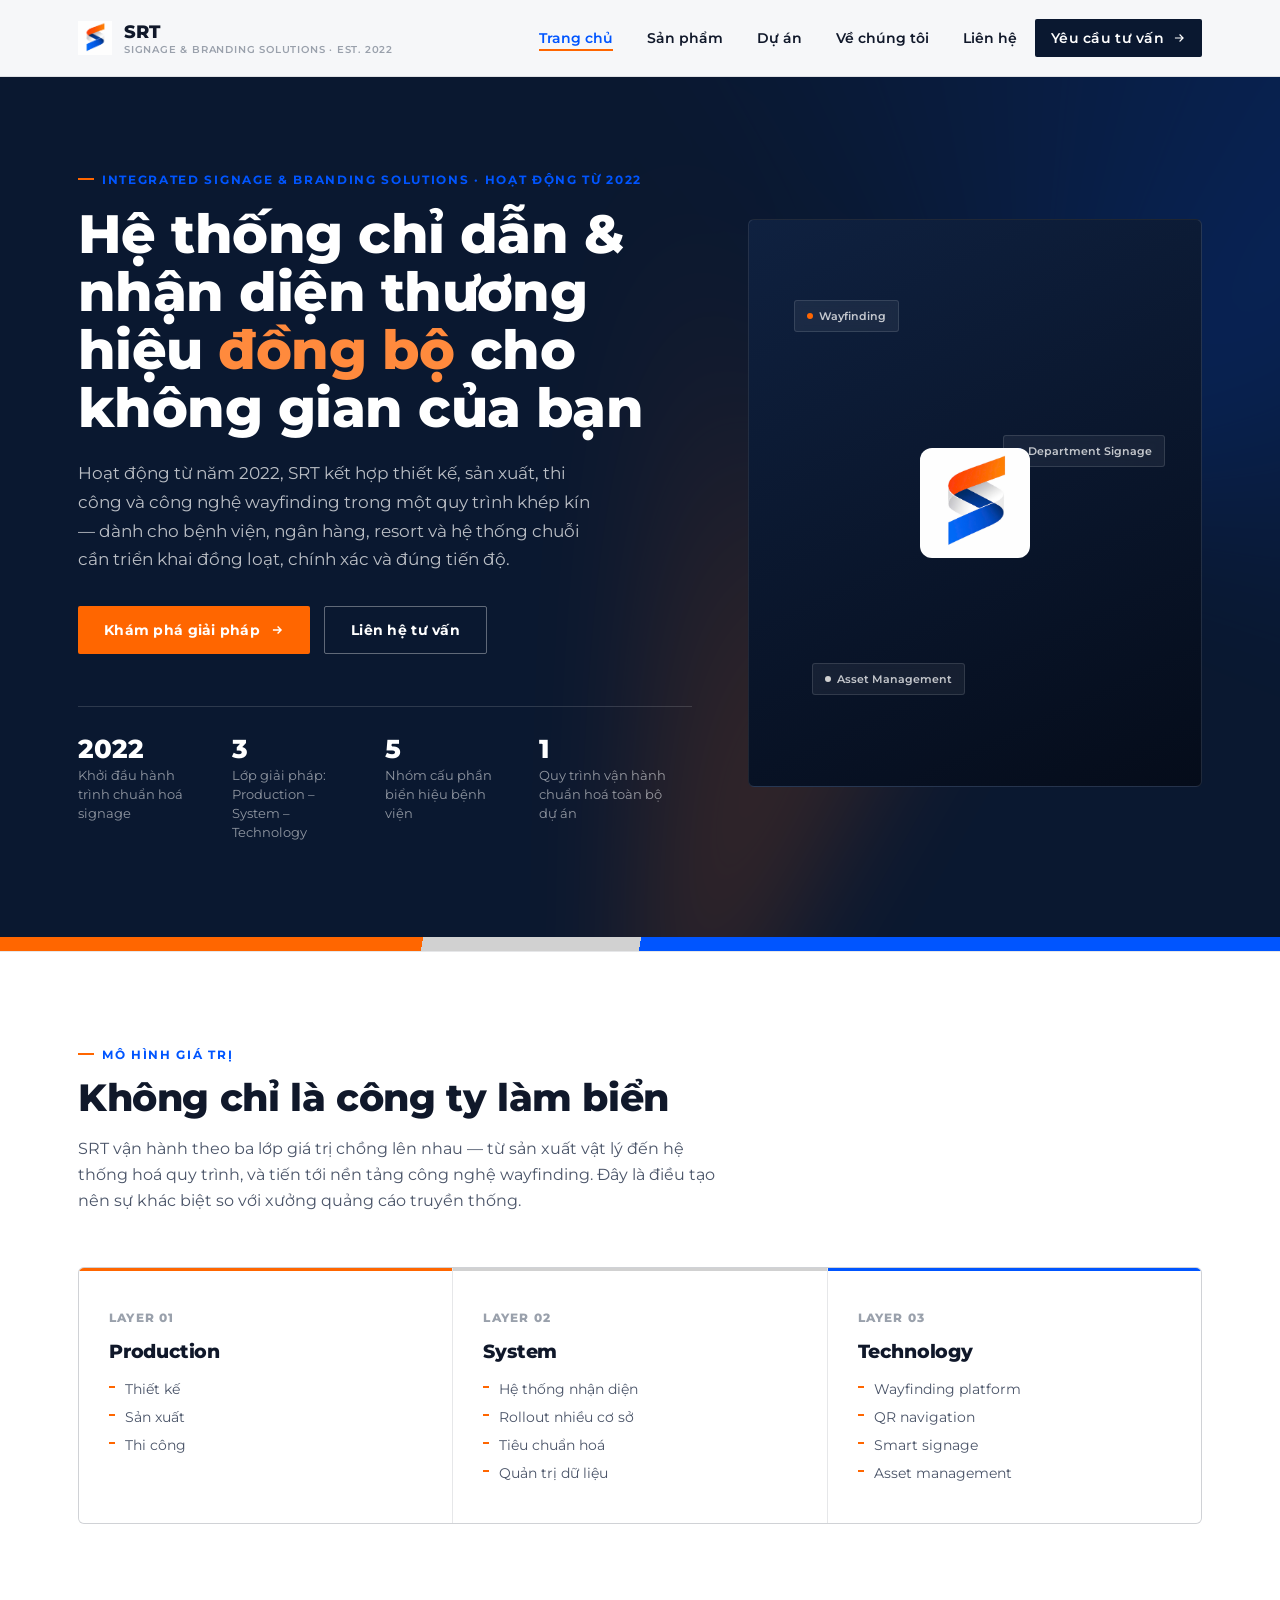
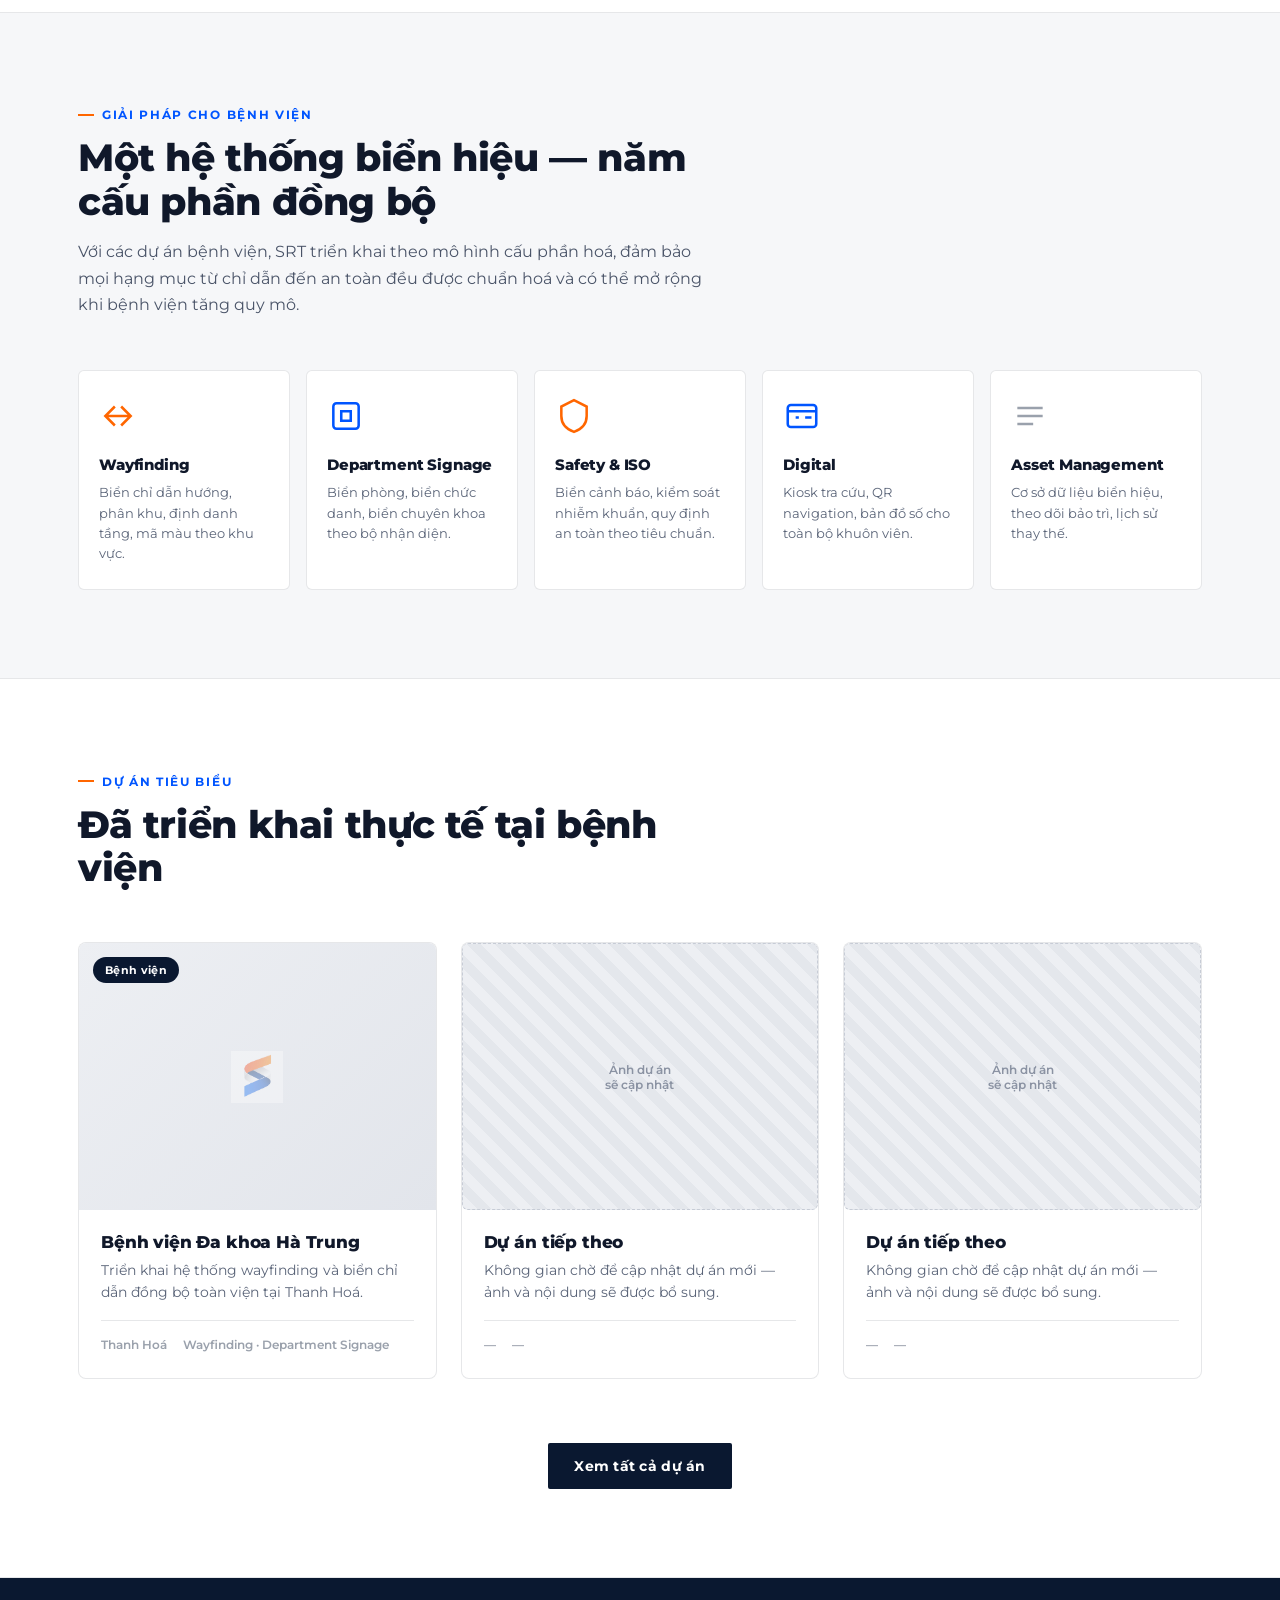
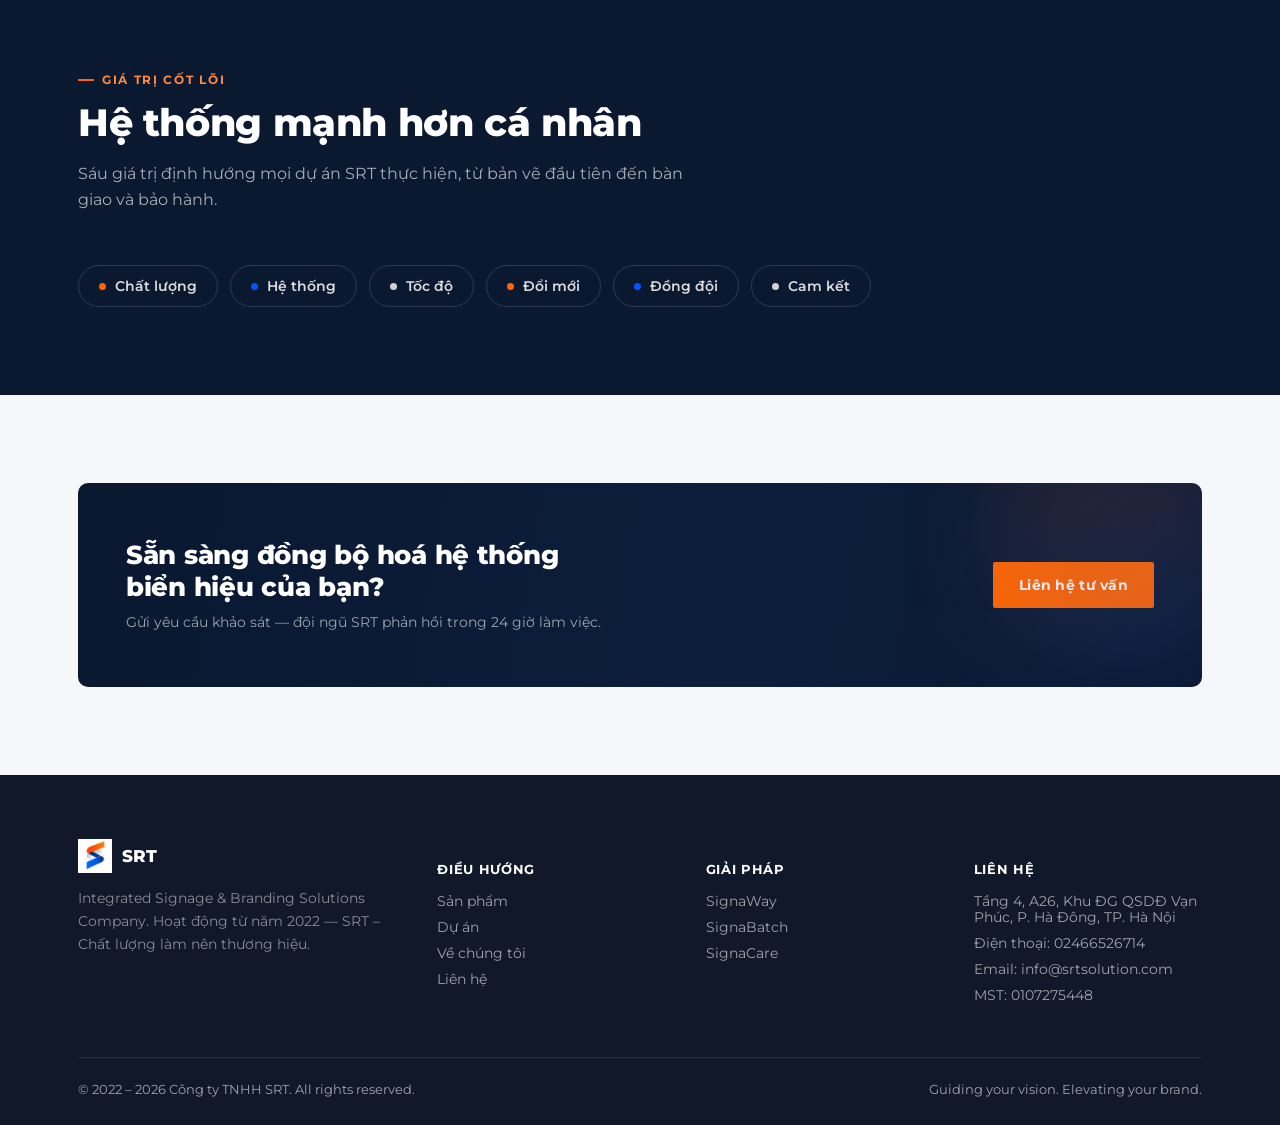
<file: index.html>
<!DOCTYPE html>
<html lang="vi">
<head>
<meta charset="UTF-8">
<meta name="viewport" content="width=device-width, initial-scale=1.0">
<title>SRT — Integrated Signage & Branding Solutions</title>
<meta name="description" content="SRT thiết kế, sản xuất, thi công và vận hành hệ thống biển chỉ dẫn, wayfinding và nhận diện thương hiệu cho bệnh viện, ngân hàng, resort và hệ thống chuỗi.">
<link rel="stylesheet" href="assets/style.css">
</head>
<body>

<header class="site-header">
  <div class="wrap nav">
    <a href="index.html" class="brand">
      <span class="ribbon-mark"><img src="images/logo.jpg" alt="SRT logo"></span>
      <span>SRT<small>Signage &amp; Branding Solutions · Est. 2022</small></span>
    </a>
    <nav class="nav-links">
      <a href="index.html">Trang chủ</a>
      <a href="san-pham.html">Sản phẩm</a>
      <a href="du-an.html">Dự án</a>
      <a href="ve-chung-toi.html">Về chúng tôi</a>
      <a href="lien-he.html">Liên hệ</a>
      <a href="lien-he.html" class="nav-cta">Yêu cầu tư vấn
        <svg viewBox="0 0 24 24" fill="none" stroke="currentColor" stroke-width="2"><path d="M5 12h14M13 6l6 6-6 6"/></svg>
      </a>
    </nav>
    <button class="burger" aria-label="Menu"><span></span><span></span><span></span></button>
  </div>
</header>

<section class="hero">
  <div class="wrap hero-grid">
    <div>
      <span class="eyebrow">Integrated Signage &amp; Branding Solutions · Hoạt động từ 2022</span>
      <h1>Hệ thống chỉ dẫn &amp; nhận diện thương hiệu <em>đồng bộ</em> cho không gian của bạn</h1>
      <p class="lead">Hoạt động từ năm 2022, SRT kết hợp thiết kế, sản xuất, thi công và công nghệ wayfinding trong một quy trình khép kín — dành cho bệnh viện, ngân hàng, resort và hệ thống chuỗi cần triển khai đồng loạt, chính xác và đúng tiến độ.</p>
      <div class="btn-row">
        <a href="san-pham.html" class="btn btn-primary">Khám phá giải pháp
          <svg width="14" height="14" viewBox="0 0 24 24" fill="none" stroke="currentColor" stroke-width="2.4"><path d="M5 12h14M13 6l6 6-6 6"/></svg>
        </a>
        <a href="lien-he.html" class="btn btn-outline">Liên hệ tư vấn</a>
      </div>
      <div class="hero-stats">
        <div><b>2022</b><span>Khởi đầu hành trình chuẩn hoá signage</span></div>
        <div><b>3</b><span>Lớp giải pháp: Production – System – Technology</span></div>
        <div><b>5</b><span>Nhóm cấu phần biển hiệu bệnh viện</span></div>
        <div><b>1</b><span>Quy trình vận hành chuẩn hoá toàn bộ dự án</span></div>
      </div>
    </div>
    <div class="hero-panel">
      <span class="plate plate-1"><span class="dot"></span> Wayfinding</span>
      <span class="plate plate-2"><span class="dot"></span> Department Signage</span>
      <span class="plate plate-3"><span class="dot"></span> Asset Management</span>
      <span class="ribbon-mark"><img src="images/logo.jpg" alt="SRT ribbon mark" style="border-radius:12px"></span>
    </div>
  </div>
</section>
<div class="ribbon-divider"></div>

<section class="section-alt">
  <div class="wrap">
    <div class="section-head reveal">
      <span class="eyebrow">Mô hình giá trị</span>
      <h2>Không chỉ là công ty làm biển</h2>
      <p>SRT vận hành theo ba lớp giá trị chồng lên nhau — từ sản xuất vật lý đến hệ thống hoá quy trình, và tiến tới nền tảng công nghệ wayfinding. Đây là điều tạo nên sự khác biệt so với xưởng quảng cáo truyền thống.</p>
    </div>
    <div class="layer-grid reveal">
      <div class="layer-card">
        <span class="num">LAYER 01</span>
        <h3>Production</h3>
        <ul>
          <li>Thiết kế</li>
          <li>Sản xuất</li>
          <li>Thi công</li>
        </ul>
      </div>
      <div class="layer-card">
        <span class="num">LAYER 02</span>
        <h3>System</h3>
        <ul>
          <li>Hệ thống nhận diện</li>
          <li>Rollout nhiều cơ sở</li>
          <li>Tiêu chuẩn hoá</li>
          <li>Quản trị dữ liệu</li>
        </ul>
      </div>
      <div class="layer-card">
        <span class="num">LAYER 03</span>
        <h3>Technology</h3>
        <ul>
          <li>Wayfinding platform</li>
          <li>QR navigation</li>
          <li>Smart signage</li>
          <li>Asset management</li>
        </ul>
      </div>
    </div>
  </div>
</section>

<section>
  <div class="wrap">
    <div class="section-head reveal">
      <span class="eyebrow">Giải pháp cho bệnh viện</span>
      <h2>Một hệ thống biển hiệu — năm cấu phần đồng bộ</h2>
      <p>Với các dự án bệnh viện, SRT triển khai theo mô hình cấu phần hoá, đảm bảo mọi hạng mục từ chỉ dẫn đến an toàn đều được chuẩn hoá và có thể mở rộng khi bệnh viện tăng quy mô.</p>
    </div>
    <div class="pillar-grid reveal">
      <div class="pillar">
        <svg class="icon" viewBox="0 0 24 24" fill="none" stroke="#FF6600" stroke-width="1.6"><path d="M4 12h16M14 6l6 6-6 6M10 18l-6-6 6-6"/></svg>
        <h4>Wayfinding</h4>
        <p>Biển chỉ dẫn hướng, phân khu, định danh tầng, mã màu theo khu vực.</p>
      </div>
      <div class="pillar">
        <svg class="icon" viewBox="0 0 24 24" fill="none" stroke="#0055FF" stroke-width="1.6"><rect x="4" y="4" width="16" height="16" rx="2"/><path d="M9 9h6v6H9z"/></svg>
        <h4>Department Signage</h4>
        <p>Biển phòng, biển chức danh, biển chuyên khoa theo bộ nhận diện.</p>
      </div>
      <div class="pillar">
        <svg class="icon" viewBox="0 0 24 24" fill="none" stroke="#FF6600" stroke-width="1.6"><path d="M12 2 4 6v6c0 5 3.4 8.4 8 10 4.6-1.6 8-5 8-10V6z"/></svg>
        <h4>Safety &amp; ISO</h4>
        <p>Biển cảnh báo, kiểm soát nhiễm khuẩn, quy định an toàn theo tiêu chuẩn.</p>
      </div>
      <div class="pillar">
        <svg class="icon" viewBox="0 0 24 24" fill="none" stroke="#0055FF" stroke-width="1.6"><rect x="3" y="5" width="18" height="14" rx="2"/><path d="M3 9h18M8 13h2m4 0h4"/></svg>
        <h4>Digital</h4>
        <p>Kiosk tra cứu, QR navigation, bản đồ số cho toàn bộ khuôn viên.</p>
      </div>
      <div class="pillar">
        <svg class="icon" viewBox="0 0 24 24" fill="none" stroke="#9AA1AC" stroke-width="1.6"><path d="M4 7h16M4 12h16M4 17h10"/></svg>
        <h4>Asset Management</h4>
        <p>Cơ sở dữ liệu biển hiệu, theo dõi bảo trì, lịch sử thay thế.</p>
      </div>
    </div>
  </div>
</section>

<section class="section-alt">
  <div class="wrap">
    <div class="section-head reveal">
      <span class="eyebrow">Dự án tiêu biểu</span>
      <h2>Đã triển khai thực tế tại bệnh viện</h2>
    </div>
    <div class="card-grid reveal">
      <div class="proj-card">
        <div class="proj-thumb">
          <span class="tag">Bệnh viện</span>
          <span class="ribbon-mark"><img src="images/logo.jpg" alt=""></span>
        </div>
        <div class="proj-body">
          <h4>Bệnh viện Đa khoa Hà Trung</h4>
          <p>Triển khai hệ thống wayfinding và biển chỉ dẫn đồng bộ toàn viện tại Thanh Hoá.</p>
          <div class="proj-meta"><span>Thanh Hoá</span><span>Wayfinding · Department Signage</span></div>
        </div>
      </div>
      <div class="proj-card">
        <div class="proj-thumb img-placeholder">Ảnh dự án<br>sẽ cập nhật</div>
        <div class="proj-body">
          <h4>Dự án tiếp theo</h4>
          <p>Không gian chờ để cập nhật dự án mới — ảnh và nội dung sẽ được bổ sung.</p>
          <div class="proj-meta"><span>—</span><span>—</span></div>
        </div>
      </div>
      <div class="proj-card">
        <div class="proj-thumb img-placeholder">Ảnh dự án<br>sẽ cập nhật</div>
        <div class="proj-body">
          <h4>Dự án tiếp theo</h4>
          <p>Không gian chờ để cập nhật dự án mới — ảnh và nội dung sẽ được bổ sung.</p>
          <div class="proj-meta"><span>—</span><span>—</span></div>
        </div>
      </div>
    </div>
    <div class="mt-lg text-center reveal" style="max-width:none;text-align:center;">
      <a href="du-an.html" class="btn btn-dark">Xem tất cả dự án</a>
    </div>
  </div>
</section>

<section class="section-dark">
  <div class="wrap">
    <div class="section-head reveal">
      <span class="eyebrow" style="color:var(--orange-2);">Giá trị cốt lõi</span>
      <h2>Hệ thống mạnh hơn cá nhân</h2>
      <p>Sáu giá trị định hướng mọi dự án SRT thực hiện, từ bản vẽ đầu tiên đến bàn giao và bảo hành.</p>
    </div>
    <div class="values-strip reveal">
      <span class="value-tag"><span class="dot" style="background:var(--orange)"></span>Chất lượng</span>
      <span class="value-tag"><span class="dot" style="background:var(--blue)"></span>Hệ thống</span>
      <span class="value-tag"><span class="dot" style="background:var(--silver)"></span>Tốc độ</span>
      <span class="value-tag"><span class="dot" style="background:var(--orange)"></span>Đổi mới</span>
      <span class="value-tag"><span class="dot" style="background:var(--blue)"></span>Đồng đội</span>
      <span class="value-tag"><span class="dot" style="background:var(--silver)"></span>Cam kết</span>
    </div>
  </div>
</section>

<section>
  <div class="wrap">
    <div class="cta-banner reveal">
      <div>
        <h3>Sẵn sàng đồng bộ hoá hệ thống biển hiệu của bạn?</h3>
        <p>Gửi yêu cầu khảo sát — đội ngũ SRT phản hồi trong 24 giờ làm việc.</p>
      </div>
      <a href="lien-he.html" class="btn btn-primary">Liên hệ tư vấn</a>
    </div>
  </div>
</section>

<footer>
  <div class="wrap">
    <div class="foot-grid">
      <div>
        <div class="foot-brand"><span class="ribbon-mark"><img src="images/logo.jpg" alt=""></span> SRT</div>
        <p>Integrated Signage &amp; Branding Solutions Company. Hoạt động từ năm 2022 — SRT – Chất lượng làm nên thương hiệu.</p>
      </div>
      <div class="foot-col">
        <h5>Điều hướng</h5>
        <ul>
          <li><a href="san-pham.html">Sản phẩm</a></li>
          <li><a href="du-an.html">Dự án</a></li>
          <li><a href="ve-chung-toi.html">Về chúng tôi</a></li>
          <li><a href="lien-he.html">Liên hệ</a></li>
        </ul>
      </div>
      <div class="foot-col">
        <h5>Giải pháp</h5>
        <ul>
          <li><a href="san-pham.html#signaway">SignaWay</a></li>
          <li><a href="san-pham.html#signabatch">SignaBatch</a></li>
          <li><a href="san-pham.html#signacare">SignaCare</a></li>
        </ul>
      </div>
      <div class="foot-col">
        <h5>Liên hệ</h5>
        <ul>
          <li>Tầng 4, A26, Khu ĐG QSDĐ Vạn Phúc, P. Hà Đông, TP. Hà Nội</li>
          <li>Điện thoại: <a href="tel:02466526714">02466526714</a></li>
          <li>Email: <a href="mailto:info@srtsolution.com">info@srtsolution.com</a></li>
          <li>MST: 0107275448</li>
        </ul>
      </div>
    </div>
    <div class="foot-bottom">
      <span>© 2022 – 2026 Công ty TNHH SRT. All rights reserved.</span>
      <span>Guiding your vision. Elevating your brand.</span>
    </div>
  </div>
</footer>

<script src="assets/script.js"></script>
</body>
</html>
</file>
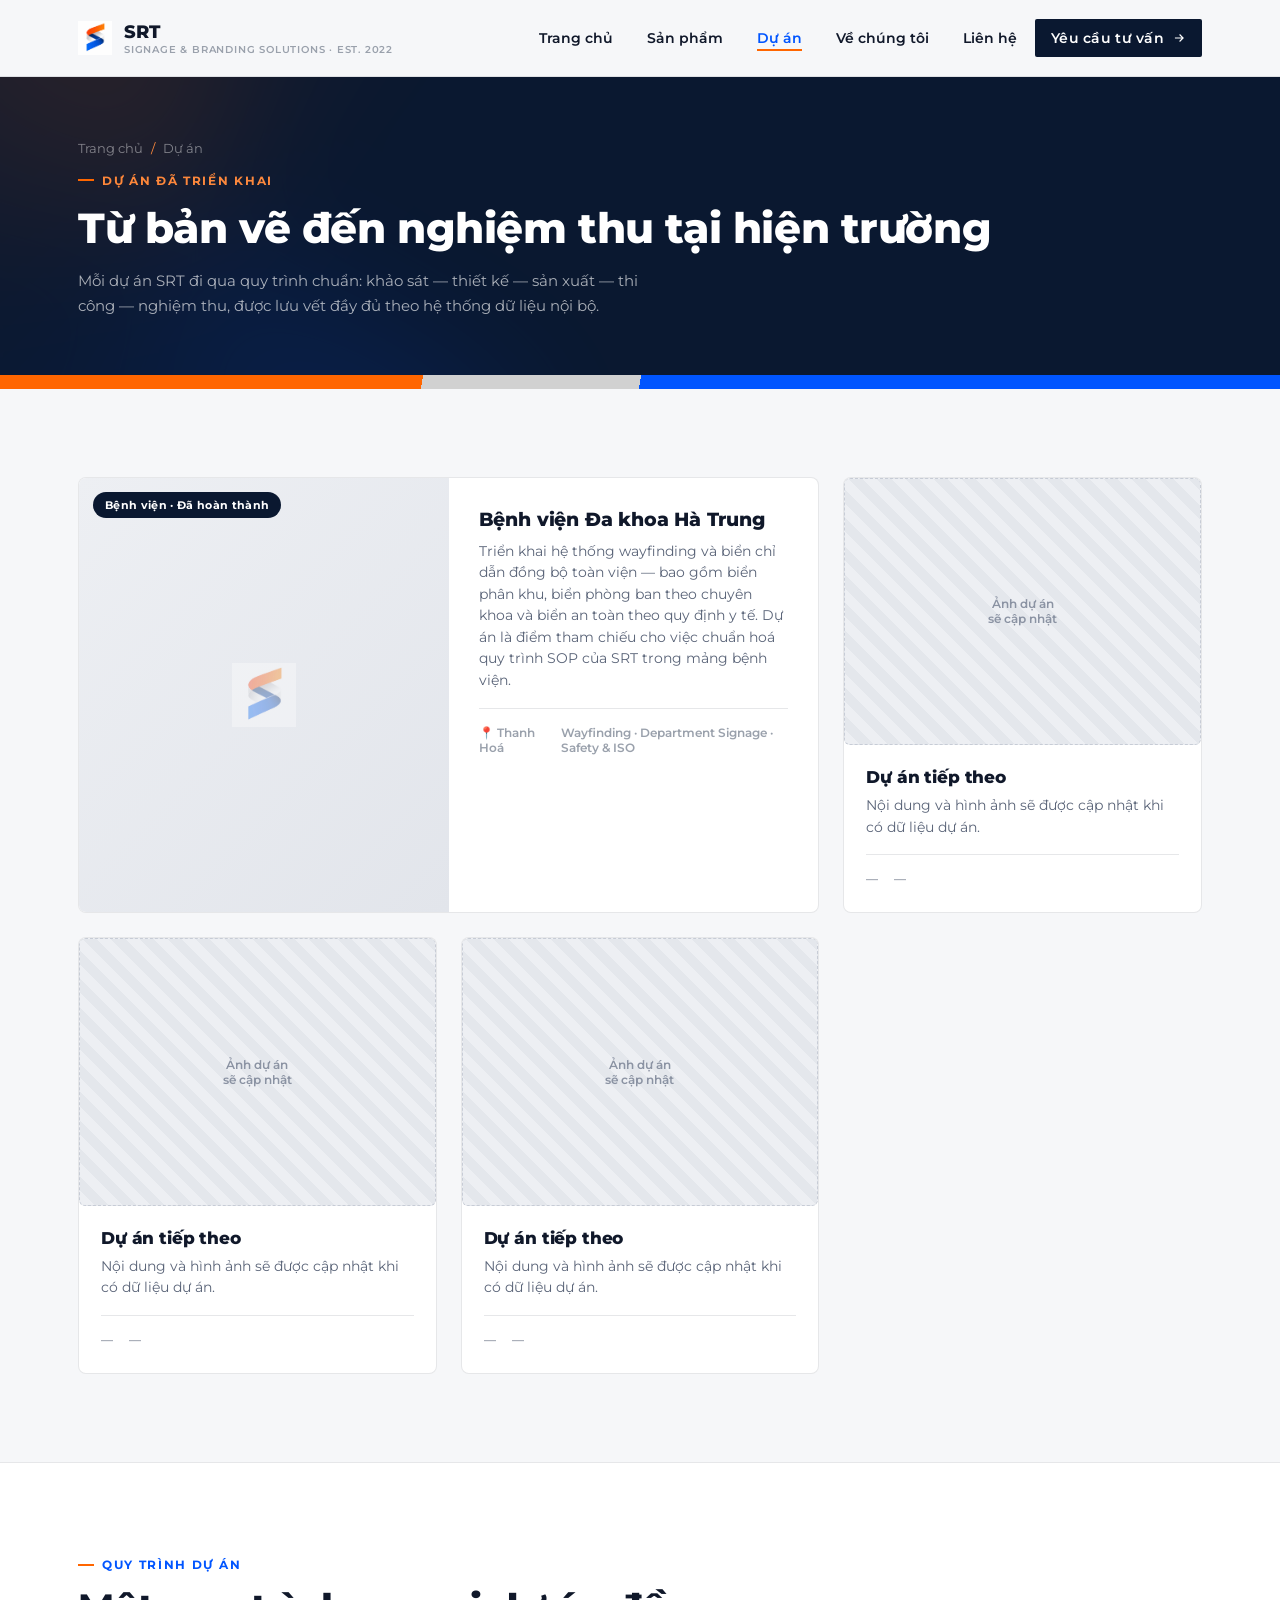
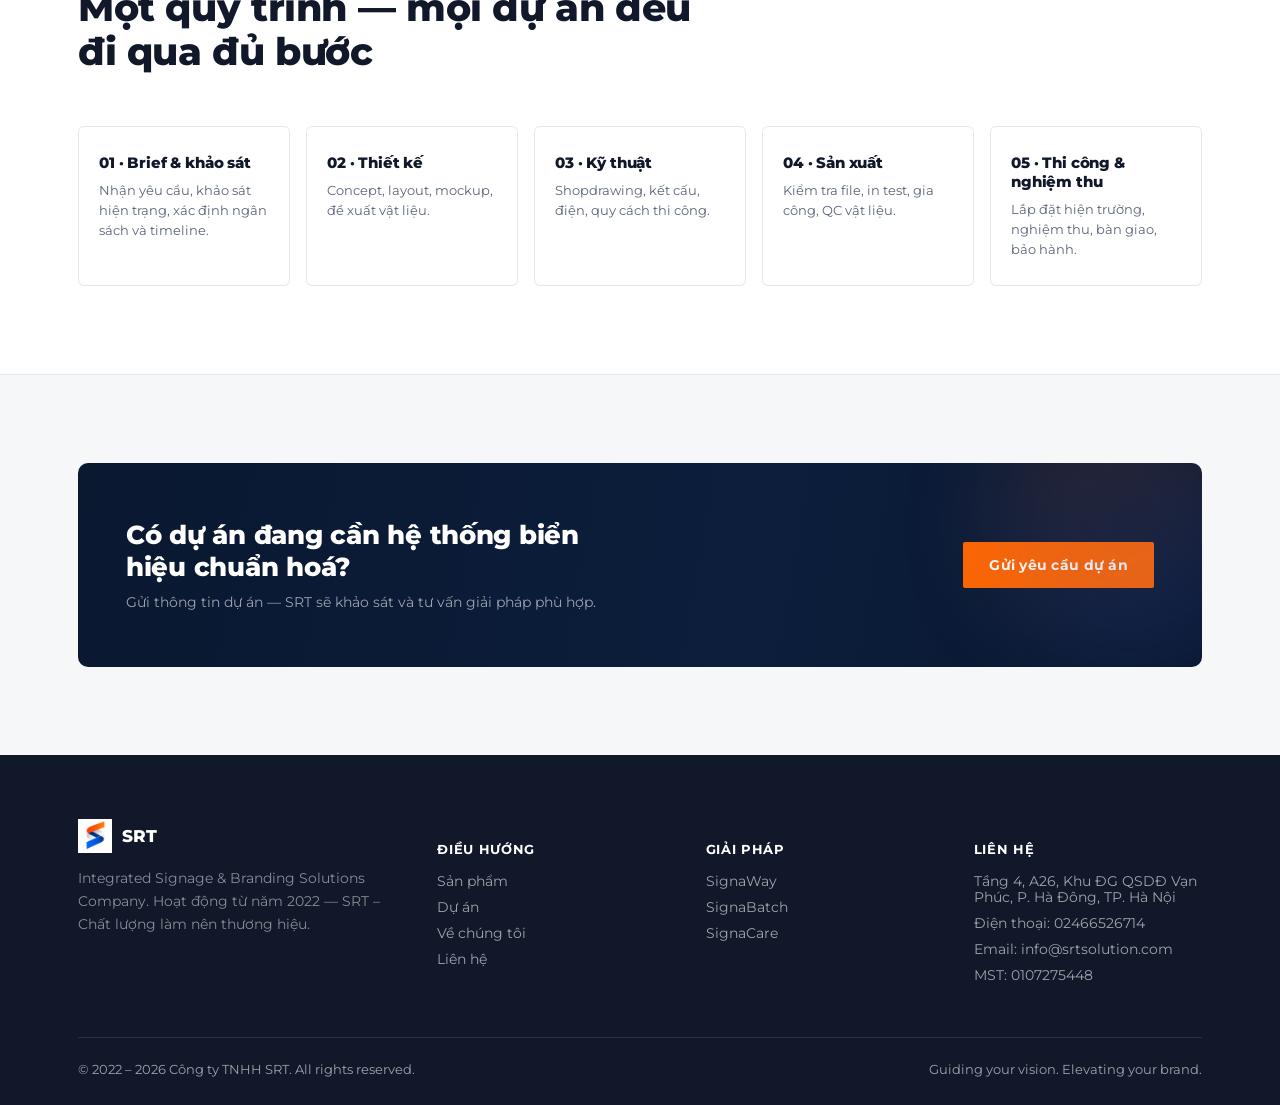
<file: du-an.html>
<!DOCTYPE html>
<html lang="vi">
<head>
<meta charset="UTF-8">
<meta name="viewport" content="width=device-width, initial-scale=1.0">
<title>Dự án — SRT</title>
<meta name="description" content="Các dự án hệ thống biển hiệu, wayfinding SRT đã triển khai cho bệnh viện và các khách hàng khác.">
<link rel="stylesheet" href="assets/style.css">
</head>
<body>

<header class="site-header">
  <div class="wrap nav">
    <a href="index.html" class="brand">
      <span class="ribbon-mark"><img src="images/logo.jpg" alt="SRT logo"></span>
      <span>SRT<small>Signage &amp; Branding Solutions · Est. 2022</small></span>
    </a>
    <nav class="nav-links">
      <a href="index.html">Trang chủ</a>
      <a href="san-pham.html">Sản phẩm</a>
      <a href="du-an.html">Dự án</a>
      <a href="ve-chung-toi.html">Về chúng tôi</a>
      <a href="lien-he.html">Liên hệ</a>
      <a href="lien-he.html" class="nav-cta">Yêu cầu tư vấn
        <svg viewBox="0 0 24 24" fill="none" stroke="currentColor" stroke-width="2"><path d="M5 12h14M13 6l6 6-6 6"/></svg>
      </a>
    </nav>
    <button class="burger" aria-label="Menu"><span></span><span></span><span></span></button>
  </div>
</header>

<section class="page-hero">
  <div class="wrap">
    <div class="crumb">Trang chủ <span>/</span> Dự án</div>
    <span class="eyebrow" style="color:var(--orange-2)">Dự án đã triển khai</span>
    <h1>Từ bản vẽ đến nghiệm thu tại hiện trường</h1>
    <p>Mỗi dự án SRT đi qua quy trình chuẩn: khảo sát — thiết kế — sản xuất — thi công — nghiệm thu, được lưu vết đầy đủ theo hệ thống dữ liệu nội bộ.</p>
  </div>
</section>
<div class="ribbon-divider"></div>

<section>
  <div class="wrap">
    <div class="card-grid reveal">

      <div class="proj-card" style="grid-column:span 2;display:grid;grid-template-columns:1fr 1fr;">
        <div class="proj-thumb" style="aspect-ratio:auto;">
          <span class="tag">Bệnh viện · Đã hoàn thành</span>
          <span class="ribbon-mark" style="width:64px;height:64px;"><img src="images/logo.jpg" alt=""></span>
        </div>
        <div class="proj-body" style="padding:30px 30px;">
          <h4 style="font-size:19px;">Bệnh viện Đa khoa Hà Trung</h4>
          <p style="margin-top:10px;">Triển khai hệ thống wayfinding và biển chỉ dẫn đồng bộ toàn viện — bao gồm biển phân khu, biển phòng ban theo chuyên khoa và biển an toàn theo quy định y tế. Dự án là điểm tham chiếu cho việc chuẩn hoá quy trình SOP của SRT trong mảng bệnh viện.</p>
          <div class="proj-meta">
            <span>📍 Thanh Hoá</span>
            <span>Wayfinding · Department Signage · Safety &amp; ISO</span>
          </div>
        </div>
      </div>

      <div class="proj-card">
        <div class="proj-thumb img-placeholder">Ảnh dự án<br>sẽ cập nhật</div>
        <div class="proj-body">
          <h4>Dự án tiếp theo</h4>
          <p>Nội dung và hình ảnh sẽ được cập nhật khi có dữ liệu dự án.</p>
          <div class="proj-meta"><span>—</span><span>—</span></div>
        </div>
      </div>
      <div class="proj-card">
        <div class="proj-thumb img-placeholder">Ảnh dự án<br>sẽ cập nhật</div>
        <div class="proj-body">
          <h4>Dự án tiếp theo</h4>
          <p>Nội dung và hình ảnh sẽ được cập nhật khi có dữ liệu dự án.</p>
          <div class="proj-meta"><span>—</span><span>—</span></div>
        </div>
      </div>
      <div class="proj-card">
        <div class="proj-thumb img-placeholder">Ảnh dự án<br>sẽ cập nhật</div>
        <div class="proj-body">
          <h4>Dự án tiếp theo</h4>
          <p>Nội dung và hình ảnh sẽ được cập nhật khi có dữ liệu dự án.</p>
          <div class="proj-meta"><span>—</span><span>—</span></div>
        </div>
      </div>

    </div>
  </div>
</section>

<section class="section-alt">
  <div class="wrap">
    <div class="section-head reveal">
      <span class="eyebrow">Quy trình dự án</span>
      <h2>Một quy trình — mọi dự án đều đi qua đủ bước</h2>
    </div>
    <div class="pillar-grid reveal" style="grid-template-columns:repeat(5,1fr);">
      <div class="pillar"><h4>01 · Brief &amp; khảo sát</h4><p>Nhận yêu cầu, khảo sát hiện trạng, xác định ngân sách và timeline.</p></div>
      <div class="pillar"><h4>02 · Thiết kế</h4><p>Concept, layout, mockup, đề xuất vật liệu.</p></div>
      <div class="pillar"><h4>03 · Kỹ thuật</h4><p>Shopdrawing, kết cấu, điện, quy cách thi công.</p></div>
      <div class="pillar"><h4>04 · Sản xuất</h4><p>Kiểm tra file, in test, gia công, QC vật liệu.</p></div>
      <div class="pillar"><h4>05 · Thi công &amp; nghiệm thu</h4><p>Lắp đặt hiện trường, nghiệm thu, bàn giao, bảo hành.</p></div>
    </div>
  </div>
</section>

<section>
  <div class="wrap">
    <div class="cta-banner reveal">
      <div>
        <h3>Có dự án đang cần hệ thống biển hiệu chuẩn hoá?</h3>
        <p>Gửi thông tin dự án — SRT sẽ khảo sát và tư vấn giải pháp phù hợp.</p>
      </div>
      <a href="lien-he.html" class="btn btn-primary">Gửi yêu cầu dự án</a>
    </div>
  </div>
</section>

<footer>
  <div class="wrap">
    <div class="foot-grid">
      <div>
        <div class="foot-brand"><span class="ribbon-mark"><img src="images/logo.jpg" alt=""></span> SRT</div>
        <p>Integrated Signage &amp; Branding Solutions Company. Hoạt động từ năm 2022 — SRT – Chất lượng làm nên thương hiệu.</p>
      </div>
      <div class="foot-col">
        <h5>Điều hướng</h5>
        <ul>
          <li><a href="san-pham.html">Sản phẩm</a></li>
          <li><a href="du-an.html">Dự án</a></li>
          <li><a href="ve-chung-toi.html">Về chúng tôi</a></li>
          <li><a href="lien-he.html">Liên hệ</a></li>
        </ul>
      </div>
      <div class="foot-col">
        <h5>Giải pháp</h5>
        <ul>
          <li><a href="san-pham.html#signaway">SignaWay</a></li>
          <li><a href="san-pham.html#signabatch">SignaBatch</a></li>
          <li><a href="san-pham.html#signacare">SignaCare</a></li>
        </ul>
      </div>
      <div class="foot-col">
        <h5>Liên hệ</h5>
        <ul>
          <li>Tầng 4, A26, Khu ĐG QSDĐ Vạn Phúc, P. Hà Đông, TP. Hà Nội</li>
          <li>Điện thoại: <a href="tel:02466526714">02466526714</a></li>
          <li>Email: <a href="mailto:info@srtsolution.com">info@srtsolution.com</a></li>
          <li>MST: 0107275448</li>
        </ul>
      </div>
    </div>
    <div class="foot-bottom">
      <span>© 2022 – 2026 Công ty TNHH SRT. All rights reserved.</span>
      <span>Guiding your vision. Elevating your brand.</span>
    </div>
  </div>
</footer>

<script src="assets/script.js"></script>
</body>
</html>
</file>
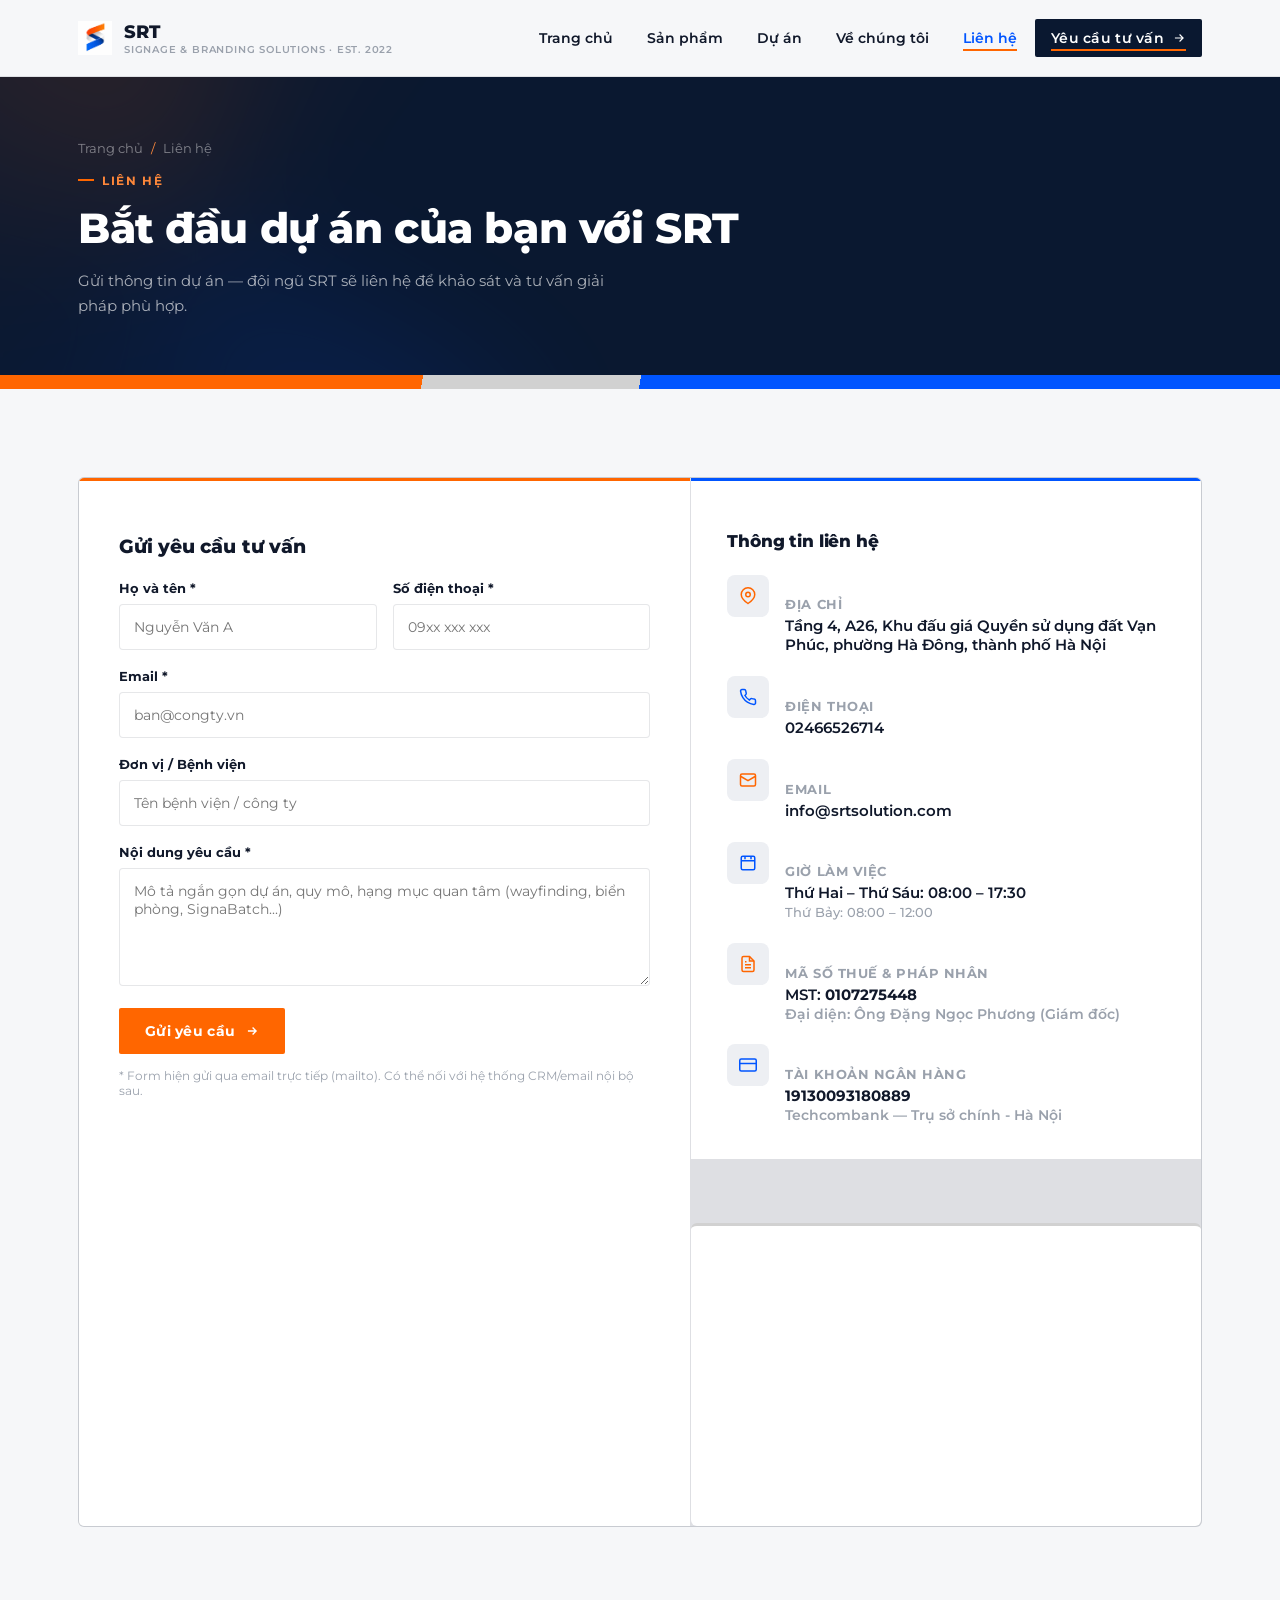
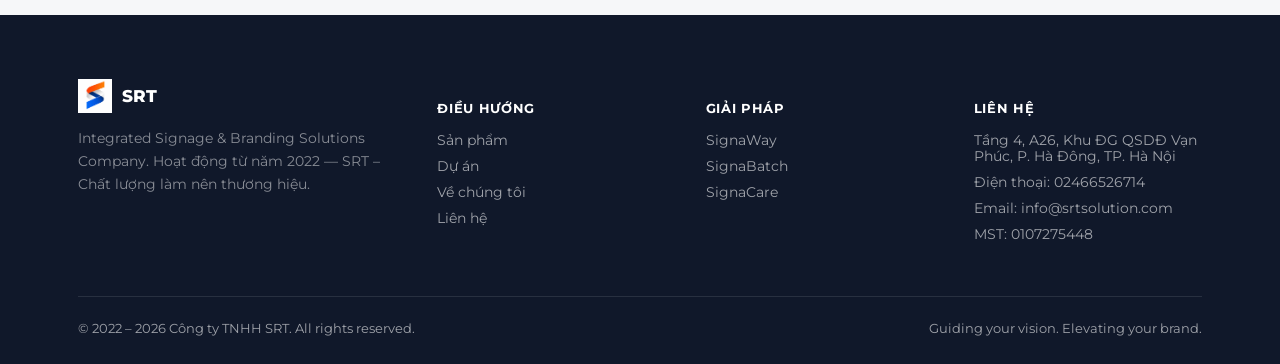
<file: lien-he.html>
<!DOCTYPE html>
<html lang="vi">
<head>
<meta charset="UTF-8">
<meta name="viewport" content="width=device-width, initial-scale=1.0">
<title>Liên hệ — SRT</title>
<meta name="description" content="Liên hệ SRT để được tư vấn giải pháp biển hiệu, wayfinding và nhận diện thương hiệu cho bệnh viện, ngân hàng, resort.">
<link rel="stylesheet" href="assets/style.css">
</head>
<body>

<header class="site-header">
  <div class="wrap nav">
    <a href="index.html" class="brand">
      <span class="ribbon-mark"><img src="images/logo.jpg" alt="SRT logo"></span>
      <span>SRT<small>Signage &amp; Branding Solutions · Est. 2022</small></span>
    </a>
    <nav class="nav-links">
      <a href="index.html">Trang chủ</a>
      <a href="san-pham.html">Sản phẩm</a>
      <a href="du-an.html">Dự án</a>
      <a href="ve-chung-toi.html">Về chúng tôi</a>
      <a href="lien-he.html">Liên hệ</a>
      <a href="lien-he.html" class="nav-cta">Yêu cầu tư vấn
        <svg viewBox="0 0 24 24" fill="none" stroke="currentColor" stroke-width="2"><path d="M5 12h14M13 6l6 6-6 6"/></svg>
      </a>
    </nav>
    <button class="burger" aria-label="Menu"><span></span><span></span><span></span></button>
  </div>
</header>

<section class="page-hero">
  <div class="wrap">
    <div class="crumb">Trang chủ <span>/</span> Liên hệ</div>
    <span class="eyebrow" style="color:var(--orange-2)">Liên hệ</span>
    <h1>Bắt đầu dự án của bạn với SRT</h1>
    <p>Gửi thông tin dự án — đội ngũ SRT sẽ liên hệ để khảo sát và tư vấn giải pháp phù hợp.</p>
  </div>
</section>
<div class="ribbon-divider"></div>

<section>
  <div class="wrap">
    <div class="layer-grid reveal" style="grid-template-columns:1.2fr 1fr;">

      <div class="layer-card" style="border-top:3px solid var(--orange);padding:40px;">
        <h3 style="font-size:19px;margin-bottom:22px;">Gửi yêu cầu tư vấn</h3>
        <form id="contact-form">
          <div class="field-row">
            <div class="field">
              <label for="name">Họ và tên *</label>
              <input type="text" id="name" name="name" required placeholder="Nguyễn Văn A">
            </div>
            <div class="field">
              <label for="phone">Số điện thoại *</label>
              <input type="tel" id="phone" name="phone" required placeholder="09xx xxx xxx">
            </div>
          </div>
          <div class="field">
            <label for="email">Email *</label>
            <input type="email" id="email" name="email" required placeholder="ban@congty.vn">
          </div>
          <div class="field">
            <label for="org">Đơn vị / Bệnh viện</label>
            <input type="text" id="org" name="org" placeholder="Tên bệnh viện / công ty">
          </div>
          <div class="field">
            <label for="message">Nội dung yêu cầu *</label>
            <textarea id="message" name="message" rows="5" required placeholder="Mô tả ngắn gọn dự án, quy mô, hạng mục quan tâm (wayfinding, biển phòng, SignaBatch...)"></textarea>
          </div>
          <button type="submit" class="btn btn-primary" style="border:none;">Gửi yêu cầu
            <svg width="14" height="14" viewBox="0 0 24 24" fill="none" stroke="currentColor" stroke-width="2.4"><path d="M5 12h14M13 6l6 6-6 6"/></svg>
          </button>
          <p style="font-size:12px;color:var(--silver-2);margin-top:14px;">* Form hiện gửi qua email trực tiếp (mailto). Có thể nối với hệ thống CRM/email nội bộ sau.</p>
        </form>
      </div>

      <div>
        <div class="layer-card" style="border-top:3px solid var(--blue);padding:36px;">
          <h3 style="font-size:17px;margin-bottom:24px;">Thông tin liên hệ</h3>
          <div class="contact-info-list">
            <div class="contact-info-item">
              <span class="icon-wrap"><svg width="18" height="18" viewBox="0 0 24 24" fill="none" stroke="var(--orange)" stroke-width="2"><path d="M21 10c0 6-9 12-9 12S3 16 3 10a9 9 0 1118 0z"/><circle cx="12" cy="10" r="3"/></svg></span>
              <div>
                <h5>Địa chỉ</h5>
                <p>Tầng 4, A26, Khu đấu giá Quyền sử dụng đất Vạn Phúc, phường Hà Đông, thành phố Hà Nội</p>
              </div>
            </div>
            <div class="contact-info-item">
              <span class="icon-wrap"><svg width="18" height="18" viewBox="0 0 24 24" fill="none" stroke="var(--blue)" stroke-width="2"><path d="M22 16.9v3a2 2 0 01-2.2 2 19.8 19.8 0 01-8.6-3.1 19.5 19.5 0 01-6-6A19.8 19.8 0 012.1 4.2 2 2 0 014 2h3a2 2 0 012 1.7c.1 1 .3 2 .6 3a2 2 0 01-.5 2L7.9 10a16 16 0 006 6l1.3-1.3a2 2 0 012-.5c1 .3 2 .5 3 .6a2 2 0 011.8 2.1z"/></svg></span>
              <div>
                <h5>Điện thoại</h5>
                <p><a href="tel:02466526714" style="color:inherit;">02466526714</a></p>
              </div>
            </div>
            <div class="contact-info-item">
              <span class="icon-wrap"><svg width="18" height="18" viewBox="0 0 24 24" fill="none" stroke="var(--orange)" stroke-width="2"><rect x="2" y="4" width="20" height="16" rx="2"/><path d="M2 7l10 6 10-6"/></svg></span>
              <div>
                <h5>Email</h5>
                <p><a href="mailto:info@srtsolution.com" style="color:inherit;">info@srtsolution.com</a></p>
              </div>
            </div>
            <div class="contact-info-item">
              <span class="icon-wrap"><svg width="18" height="18" viewBox="0 0 24 24" fill="none" stroke="var(--blue)" stroke-width="2"><rect x="3" y="3" width="18" height="18" rx="2"/><path d="M8 3v4M16 3v4M3 9h18"/></svg></span>
              <div>
                <h5>Giờ làm việc</h5>
                <p>Thứ Hai – Thứ Sáu: 08:00 – 17:30<br><small style="color:var(--silver-2);font-weight:500;">Thứ Bảy: 08:00 – 12:00</small></p>
              </div>
            </div>
            <div class="contact-info-item">
              <span class="icon-wrap"><svg width="18" height="18" viewBox="0 0 24 24" fill="none" stroke="var(--orange)" stroke-width="2"><path d="M14 2H6a2 2 0 0 0-2 2v16a2 2 0 0 0 2 2h12a2 2 0 0 0 2-2V8z"/><polyline points="14 2 14 8 20 8"/><line x1="16" y1="13" x2="8" y2="13"/><line x1="16" y1="17" x2="8" y2="17"/><polyline points="10 9 9 9 8 9"/></svg></span>
              <div>
                <h5>Mã số thuế &amp; Pháp nhân</h5>
                <p>MST: <strong>0107275448</strong></p>
                <p style="font-size:13.5px;color:var(--silver-2);margin-top:2px;">Đại diện: Ông Đặng Ngọc Phương (Giám đốc)</p>
              </div>
            </div>
            <div class="contact-info-item">
              <span class="icon-wrap"><svg width="18" height="18" viewBox="0 0 24 24" fill="none" stroke="var(--blue)" stroke-width="2"><rect x="1" y="4" width="22" height="16" rx="2" ry="2"/><line x1="1" y1="10" x2="23" y2="10"/></svg></span>
              <div>
                <h5>Tài khoản ngân hàng</h5>
                <p><strong>19130093180889</strong></p>
                <p style="font-size:13.5px;color:var(--silver-2);margin-top:2px;">Techcombank — Trụ sở chính - Hà Nội</p>
              </div>
            </div>
          </div>
        </div>

        <div class="layer-card mt-lg" style="border-top:3px solid var(--silver);padding:0;overflow:hidden;border-radius:6px;">
          <iframe
            title="Bản đồ vị trí SRT"
            src="https://maps.google.com/maps?q=T%E1%BA%A7ng%204,%20A26,%20Khu%20%C4%91%E1%BA%A5u%20gi%C3%A1%20Quy%E1%BB%81n%20s%E1%BB%AD%20d%E1%BB%A5ng%20%C4%91%E1%BA%A5t%20V%E1%BA%A1n%20Ph%C3%BAc,%20H%C3%A0%20%C4%90%C3%B4ng,%20H%C3%A0%20N%E1%BB%99i&t=&z=15&ie=UTF8&iwloc=&output=embed"
            width="100%"
            height="300"
            style="border:0;display:block;"
            allowfullscreen=""
            loading="lazy">
          </iframe>
        </div>
      </div>

    </div>
  </div>
</section>

<footer>
  <div class="wrap">
    <div class="foot-grid">
      <div>
        <div class="foot-brand"><span class="ribbon-mark"><img src="images/logo.jpg" alt=""></span> SRT</div>
        <p>Integrated Signage &amp; Branding Solutions Company. Hoạt động từ năm 2022 — SRT – Chất lượng làm nên thương hiệu.</p>
      </div>
      <div class="foot-col">
        <h5>Điều hướng</h5>
        <ul>
          <li><a href="san-pham.html">Sản phẩm</a></li>
          <li><a href="du-an.html">Dự án</a></li>
          <li><a href="ve-chung-toi.html">Về chúng tôi</a></li>
          <li><a href="lien-he.html">Liên hệ</a></li>
        </ul>
      </div>
      <div class="foot-col">
        <h5>Giải pháp</h5>
        <ul>
          <li><a href="san-pham.html#signaway">SignaWay</a></li>
          <li><a href="san-pham.html#signabatch">SignaBatch</a></li>
          <li><a href="san-pham.html#signacare">SignaCare</a></li>
        </ul>
      </div>
      <div class="foot-col">
        <h5>Liên hệ</h5>
        <ul>
          <li>Tầng 4, A26, Khu ĐG QSDĐ Vạn Phúc, P. Hà Đông, TP. Hà Nội</li>
          <li>Điện thoại: <a href="tel:02466526714">02466526714</a></li>
          <li>Email: <a href="mailto:info@srtsolution.com">info@srtsolution.com</a></li>
          <li>MST: 0107275448</li>
        </ul>
      </div>
    </div>
    <div class="foot-bottom">
      <span>© 2022 – 2026 Công ty TNHH SRT. All rights reserved.</span>
      <span>Guiding your vision. Elevating your brand.</span>
    </div>
  </div>
</footer>

<script src="assets/script.js"></script>
</body>
</html>
</file>
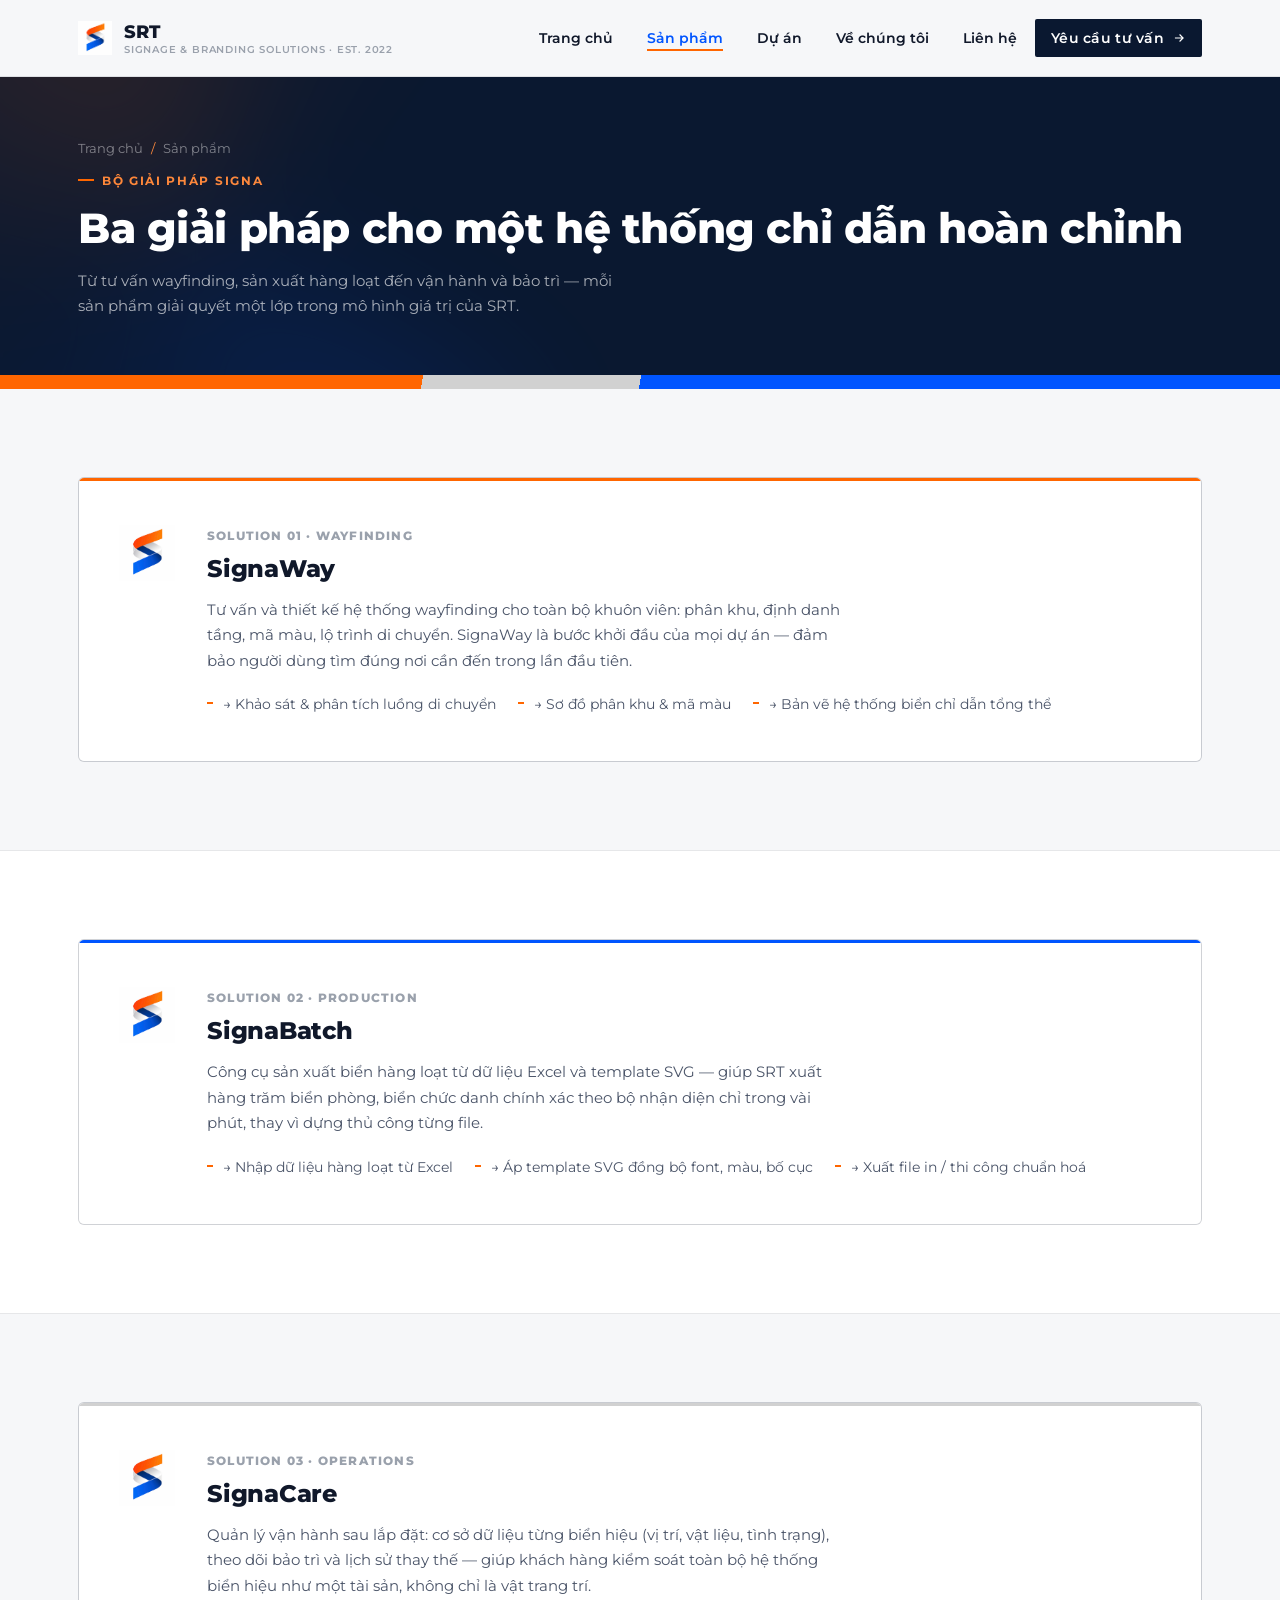
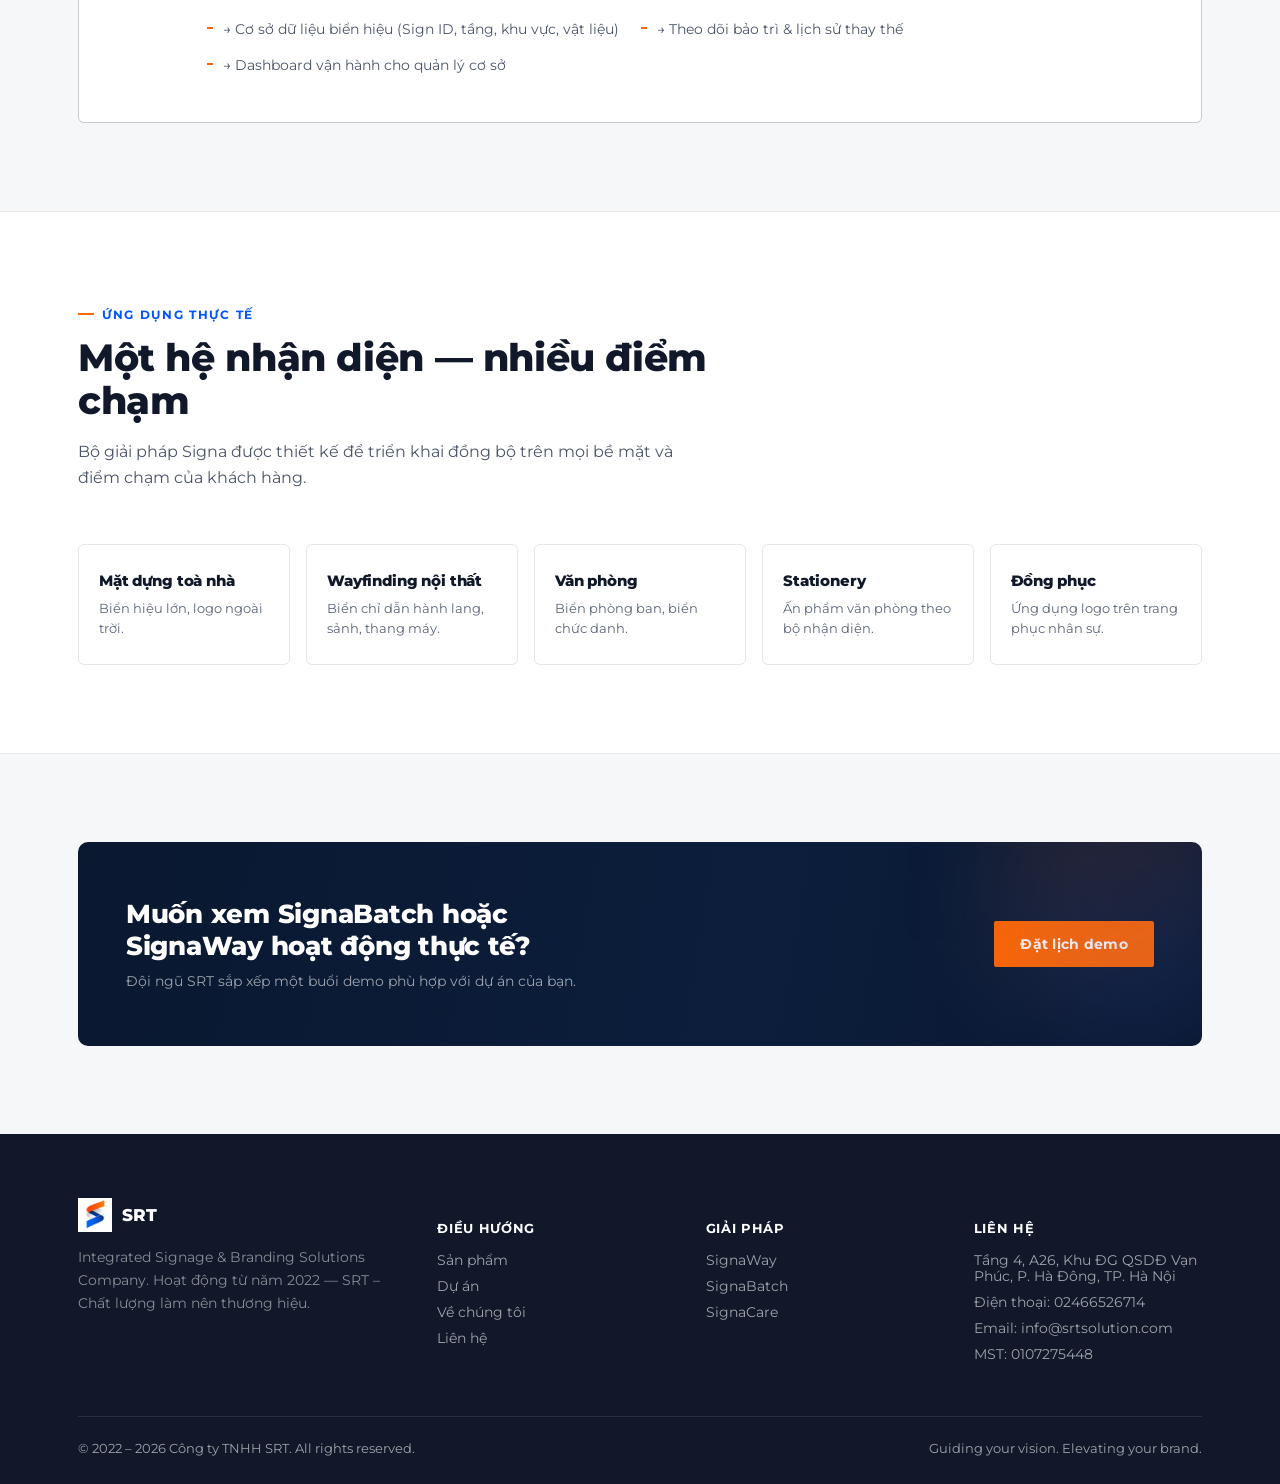
<file: san-pham.html>
<!DOCTYPE html>
<html lang="vi">
<head>
<meta charset="UTF-8">
<meta name="viewport" content="width=device-width, initial-scale=1.0">
<title>Sản phẩm — SRT</title>
<meta name="description" content="Bộ giải pháp SignaWay, SignaBatch, SignaCare — wayfinding, sản xuất biển hàng loạt và quản lý vận hành cho bệnh viện, ngân hàng, resort.">
<link rel="stylesheet" href="assets/style.css">
</head>
<body>

<header class="site-header">
  <div class="wrap nav">
    <a href="index.html" class="brand">
      <span class="ribbon-mark"><img src="images/logo.jpg" alt="SRT logo"></span>
      <span>SRT<small>Signage &amp; Branding Solutions · Est. 2022</small></span>
    </a>
    <nav class="nav-links">
      <a href="index.html">Trang chủ</a>
      <a href="san-pham.html">Sản phẩm</a>
      <a href="du-an.html">Dự án</a>
      <a href="ve-chung-toi.html">Về chúng tôi</a>
      <a href="lien-he.html">Liên hệ</a>
      <a href="lien-he.html" class="nav-cta">Yêu cầu tư vấn
        <svg viewBox="0 0 24 24" fill="none" stroke="currentColor" stroke-width="2"><path d="M5 12h14M13 6l6 6-6 6"/></svg>
      </a>
    </nav>
    <button class="burger" aria-label="Menu"><span></span><span></span><span></span></button>
  </div>
</header>

<section class="page-hero">
  <div class="wrap">
    <div class="crumb">Trang chủ <span>/</span> Sản phẩm</div>
    <span class="eyebrow" style="color:var(--orange-2)">Bộ giải pháp Signa</span>
    <h1>Ba giải pháp cho một hệ thống chỉ dẫn hoàn chỉnh</h1>
    <p>Từ tư vấn wayfinding, sản xuất hàng loạt đến vận hành và bảo trì — mỗi sản phẩm giải quyết một lớp trong mô hình giá trị của SRT.</p>
  </div>
</section>
<div class="ribbon-divider"></div>

<section id="signaway">
  <div class="wrap">
    <div class="layer-grid" style="grid-template-columns:1fr;">
      <div class="layer-card" style="display:grid;grid-template-columns:auto 1fr;gap:32px;align-items:start;border-top:3px solid var(--orange);padding:44px 40px;">
        <div class="ribbon-mark" style="width:56px;height:56px;"><img src="images/logo.jpg" alt=""></div>
        <div>
          <span class="num">SOLUTION 01 · WAYFINDING</span>
          <h3 style="font-size:24px;margin:10px 0 14px;">SignaWay</h3>
          <p style="color:#4A5468;font-size:15px;line-height:1.7;max-width:640px;">Tư vấn và thiết kế hệ thống wayfinding cho toàn bộ khuôn viên: phân khu, định danh tầng, mã màu, lộ trình di chuyển. SignaWay là bước khởi đầu của mọi dự án — đảm bảo người dùng tìm đúng nơi cần đến trong lần đầu tiên.</p>
          <ul style="margin-top:18px;display:flex;flex-wrap:wrap;gap:10px 22px;">
            <li style="font-size:13.5px;color:#4A5468;">→ Khảo sát &amp; phân tích luồng di chuyển</li>
            <li style="font-size:13.5px;color:#4A5468;">→ Sơ đồ phân khu &amp; mã màu</li>
            <li style="font-size:13.5px;color:#4A5468;">→ Bản vẽ hệ thống biển chỉ dẫn tổng thể</li>
          </ul>
        </div>
      </div>
    </div>
  </div>
</section>

<section id="signabatch" class="section-alt">
  <div class="wrap">
    <div class="layer-grid" style="grid-template-columns:1fr;">
      <div class="layer-card" style="display:grid;grid-template-columns:auto 1fr;gap:32px;align-items:start;border-top:3px solid var(--blue);padding:44px 40px;">
        <div class="ribbon-mark" style="width:56px;height:56px;"><img src="images/logo.jpg" alt=""></div>
        <div>
          <span class="num">SOLUTION 02 · PRODUCTION</span>
          <h3 style="font-size:24px;margin:10px 0 14px;">SignaBatch</h3>
          <p style="color:#4A5468;font-size:15px;line-height:1.7;max-width:640px;">Công cụ sản xuất biển hàng loạt từ dữ liệu Excel và template SVG — giúp SRT xuất hàng trăm biển phòng, biển chức danh chính xác theo bộ nhận diện chỉ trong vài phút, thay vì dựng thủ công từng file.</p>
          <ul style="margin-top:18px;display:flex;flex-wrap:wrap;gap:10px 22px;">
            <li style="font-size:13.5px;color:#4A5468;">→ Nhập dữ liệu hàng loạt từ Excel</li>
            <li style="font-size:13.5px;color:#4A5468;">→ Áp template SVG đồng bộ font, màu, bố cục</li>
            <li style="font-size:13.5px;color:#4A5468;">→ Xuất file in / thi công chuẩn hoá</li>
          </ul>
        </div>
      </div>
    </div>
  </div>
</section>

<section id="signacare">
  <div class="wrap">
    <div class="layer-grid" style="grid-template-columns:1fr;">
      <div class="layer-card" style="display:grid;grid-template-columns:auto 1fr;gap:32px;align-items:start;border-top:3px solid var(--silver);padding:44px 40px;">
        <div class="ribbon-mark" style="width:56px;height:56px;"><img src="images/logo.jpg" alt=""></div>
        <div>
          <span class="num">SOLUTION 03 · OPERATIONS</span>
          <h3 style="font-size:24px;margin:10px 0 14px;">SignaCare</h3>
          <p style="color:#4A5468;font-size:15px;line-height:1.7;max-width:640px;">Quản lý vận hành sau lắp đặt: cơ sở dữ liệu từng biển hiệu (vị trí, vật liệu, tình trạng), theo dõi bảo trì và lịch sử thay thế — giúp khách hàng kiểm soát toàn bộ hệ thống biển hiệu như một tài sản, không chỉ là vật trang trí.</p>
          <ul style="margin-top:18px;display:flex;flex-wrap:wrap;gap:10px 22px;">
            <li style="font-size:13.5px;color:#4A5468;">→ Cơ sở dữ liệu biển hiệu (Sign ID, tầng, khu vực, vật liệu)</li>
            <li style="font-size:13.5px;color:#4A5468;">→ Theo dõi bảo trì &amp; lịch sử thay thế</li>
            <li style="font-size:13.5px;color:#4A5468;">→ Dashboard vận hành cho quản lý cơ sở</li>
          </ul>
        </div>
      </div>
    </div>
  </div>
</section>

<section class="section-alt">
  <div class="wrap">
    <div class="section-head reveal">
      <span class="eyebrow">Ứng dụng thực tế</span>
      <h2>Một hệ nhận diện — nhiều điểm chạm</h2>
      <p>Bộ giải pháp Signa được thiết kế để triển khai đồng bộ trên mọi bề mặt và điểm chạm của khách hàng.</p>
    </div>
    <div class="pillar-grid reveal" style="grid-template-columns:repeat(5,1fr);">
      <div class="pillar"><h4>Mặt dựng toà nhà</h4><p>Biển hiệu lớn, logo ngoài trời.</p></div>
      <div class="pillar"><h4>Wayfinding nội thất</h4><p>Biển chỉ dẫn hành lang, sảnh, thang máy.</p></div>
      <div class="pillar"><h4>Văn phòng</h4><p>Biển phòng ban, biển chức danh.</p></div>
      <div class="pillar"><h4>Stationery</h4><p>Ấn phẩm văn phòng theo bộ nhận diện.</p></div>
      <div class="pillar"><h4>Đồng phục</h4><p>Ứng dụng logo trên trang phục nhân sự.</p></div>
    </div>
  </div>
</section>

<section>
  <div class="wrap">
    <div class="cta-banner reveal">
      <div>
        <h3>Muốn xem SignaBatch hoặc SignaWay hoạt động thực tế?</h3>
        <p>Đội ngũ SRT sắp xếp một buổi demo phù hợp với dự án của bạn.</p>
      </div>
      <a href="lien-he.html" class="btn btn-primary">Đặt lịch demo</a>
    </div>
  </div>
</section>

<footer>
  <div class="wrap">
    <div class="foot-grid">
      <div>
        <div class="foot-brand"><span class="ribbon-mark"><img src="images/logo.jpg" alt=""></span> SRT</div>
        <p>Integrated Signage &amp; Branding Solutions Company. Hoạt động từ năm 2022 — SRT – Chất lượng làm nên thương hiệu.</p>
      </div>
      <div class="foot-col">
        <h5>Điều hướng</h5>
        <ul>
          <li><a href="san-pham.html">Sản phẩm</a></li>
          <li><a href="du-an.html">Dự án</a></li>
          <li><a href="ve-chung-toi.html">Về chúng tôi</a></li>
          <li><a href="lien-he.html">Liên hệ</a></li>
        </ul>
      </div>
      <div class="foot-col">
        <h5>Giải pháp</h5>
        <ul>
          <li><a href="san-pham.html#signaway">SignaWay</a></li>
          <li><a href="san-pham.html#signabatch">SignaBatch</a></li>
          <li><a href="san-pham.html#signacare">SignaCare</a></li>
        </ul>
      </div>
      <div class="foot-col">
        <h5>Liên hệ</h5>
        <ul>
          <li>Tầng 4, A26, Khu ĐG QSDĐ Vạn Phúc, P. Hà Đông, TP. Hà Nội</li>
          <li>Điện thoại: <a href="tel:02466526714">02466526714</a></li>
          <li>Email: <a href="mailto:info@srtsolution.com">info@srtsolution.com</a></li>
          <li>MST: 0107275448</li>
        </ul>
      </div>
    </div>
    <div class="foot-bottom">
      <span>© 2022 – 2026 Công ty TNHH SRT. All rights reserved.</span>
      <span>Guiding your vision. Elevating your brand.</span>
    </div>
  </div>
</footer>

<script src="assets/script.js"></script>
</body>
</html>
</file>
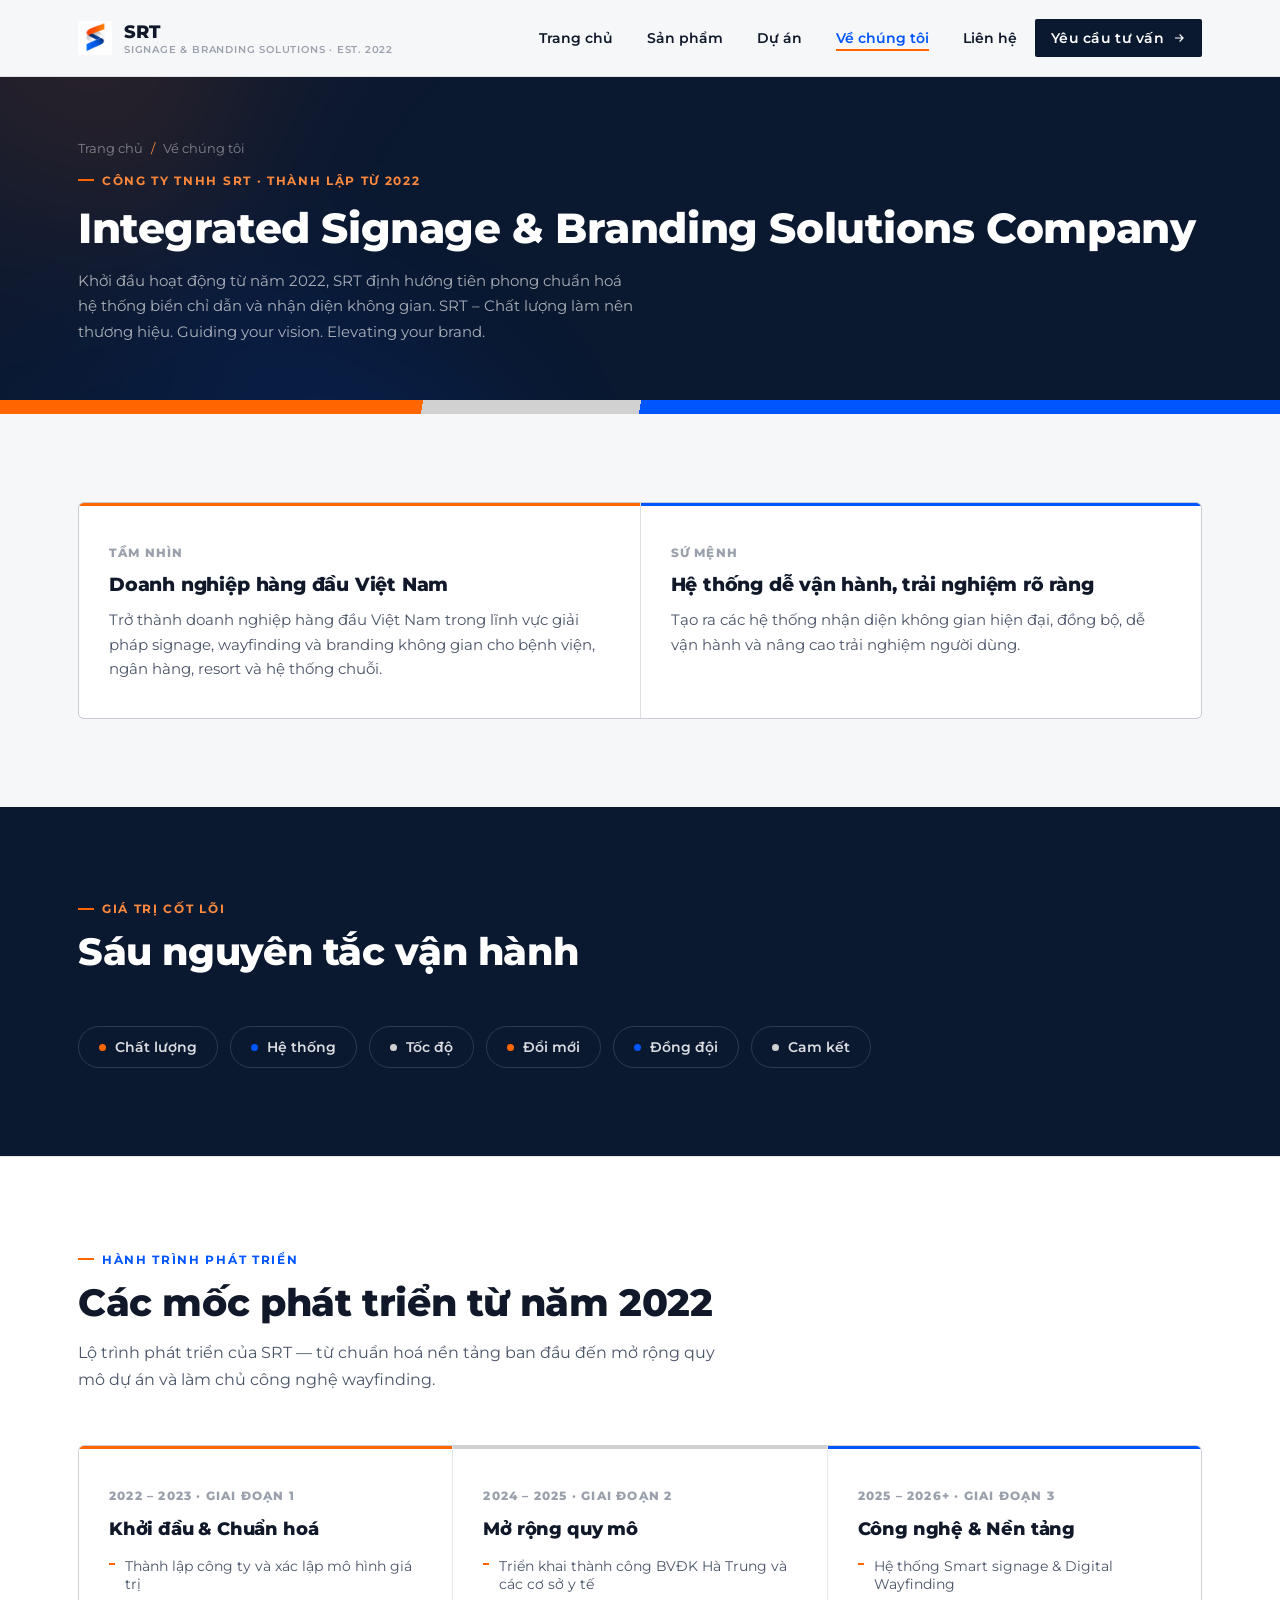
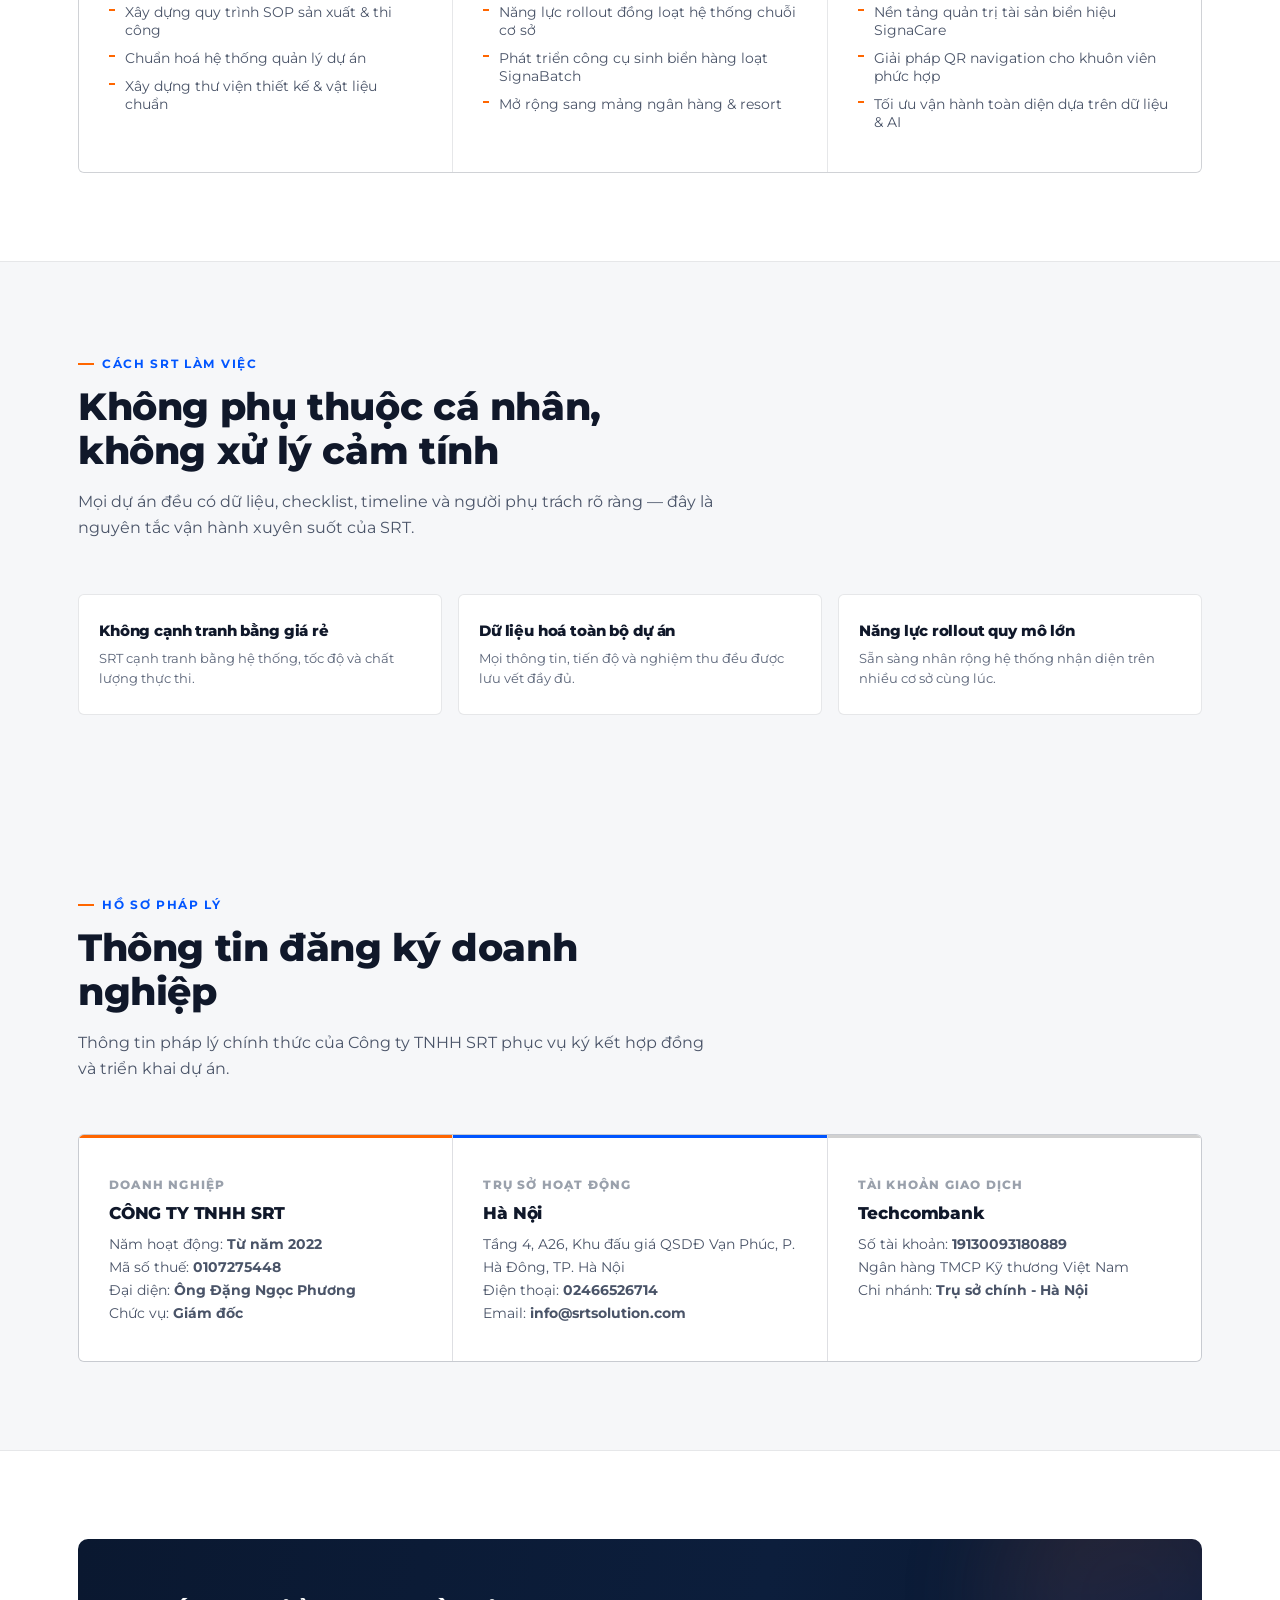
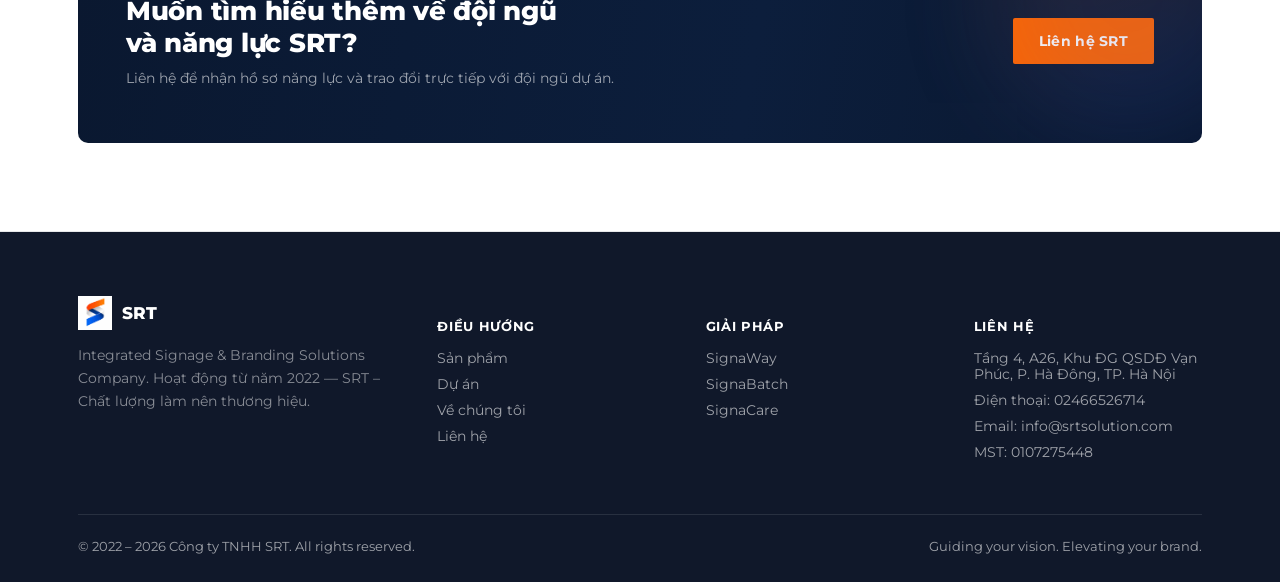
<file: ve-chung-toi.html>
<!DOCTYPE html>
<html lang="vi">
<head>
<meta charset="UTF-8">
<meta name="viewport" content="width=device-width, initial-scale=1.0">
<title>Về chúng tôi — SRT</title>
<meta name="description" content="SRT — Công ty TNHH SRT, Integrated Signage & Branding Solutions Company. Tầm nhìn, sứ mệnh và giá trị cốt lõi.">
<link rel="stylesheet" href="assets/style.css">
</head>
<body>

<header class="site-header">
  <div class="wrap nav">
    <a href="index.html" class="brand">
      <span class="ribbon-mark"><img src="images/logo.jpg" alt="SRT logo"></span>
      <span>SRT<small>Signage &amp; Branding Solutions · Est. 2022</small></span>
    </a>
    <nav class="nav-links">
      <a href="index.html">Trang chủ</a>
      <a href="san-pham.html">Sản phẩm</a>
      <a href="du-an.html">Dự án</a>
      <a href="ve-chung-toi.html">Về chúng tôi</a>
      <a href="lien-he.html">Liên hệ</a>
      <a href="lien-he.html" class="nav-cta">Yêu cầu tư vấn
        <svg viewBox="0 0 24 24" fill="none" stroke="currentColor" stroke-width="2"><path d="M5 12h14M13 6l6 6-6 6"/></svg>
      </a>
    </nav>
    <button class="burger" aria-label="Menu"><span></span><span></span><span></span></button>
  </div>
</header>

<section class="page-hero">
  <div class="wrap">
    <div class="crumb">Trang chủ <span>/</span> Về chúng tôi</div>
    <span class="eyebrow" style="color:var(--orange-2)">Công ty TNHH SRT · Thành lập từ 2022</span>
    <h1>Integrated Signage &amp; Branding Solutions Company</h1>
    <p>Khởi đầu hoạt động từ năm 2022, SRT định hướng tiên phong chuẩn hoá hệ thống biển chỉ dẫn và nhận diện không gian. SRT – Chất lượng làm nên thương hiệu. Guiding your vision. Elevating your brand.</p>
  </div>
</section>
<div class="ribbon-divider"></div>

<section>
  <div class="wrap">
    <div class="layer-grid reveal" style="grid-template-columns:1fr 1fr;">
      <div class="layer-card" style="border-top:3px solid var(--orange);">
        <span class="num">TẦM NHÌN</span>
        <h3 style="font-size:19px;margin:12px 0;">Doanh nghiệp hàng đầu Việt Nam</h3>
        <p style="font-size:14.5px;color:#4A5468;line-height:1.7;">Trở thành doanh nghiệp hàng đầu Việt Nam trong lĩnh vực giải pháp signage, wayfinding và branding không gian cho bệnh viện, ngân hàng, resort và hệ thống chuỗi.</p>
      </div>
      <div class="layer-card" style="border-top:3px solid var(--blue);">
        <span class="num">SỨ MỆNH</span>
        <h3 style="font-size:19px;margin:12px 0;">Hệ thống dễ vận hành, trải nghiệm rõ ràng</h3>
        <p style="font-size:14.5px;color:#4A5468;line-height:1.7;">Tạo ra các hệ thống nhận diện không gian hiện đại, đồng bộ, dễ vận hành và nâng cao trải nghiệm người dùng.</p>
      </div>
    </div>
  </div>
</section>

<section class="section-dark">
  <div class="wrap">
    <div class="section-head reveal">
      <span class="eyebrow" style="color:var(--orange-2);">Giá trị cốt lõi</span>
      <h2>Sáu nguyên tắc vận hành</h2>
    </div>
    <div class="values-strip reveal">
      <span class="value-tag"><span class="dot" style="background:var(--orange)"></span>Chất lượng</span>
      <span class="value-tag"><span class="dot" style="background:var(--blue)"></span>Hệ thống</span>
      <span class="value-tag"><span class="dot" style="background:var(--silver)"></span>Tốc độ</span>
      <span class="value-tag"><span class="dot" style="background:var(--orange)"></span>Đổi mới</span>
      <span class="value-tag"><span class="dot" style="background:var(--blue)"></span>Đồng đội</span>
      <span class="value-tag"><span class="dot" style="background:var(--silver)"></span>Cam kết</span>
    </div>
  </div>
</section>

<section class="section-alt">
  <div class="wrap">
    <div class="section-head reveal">
      <span class="eyebrow">Hành trình phát triển</span>
      <h2>Các mốc phát triển từ năm 2022</h2>
      <p>Lộ trình phát triển của SRT — từ chuẩn hoá nền tảng ban đầu đến mở rộng quy mô dự án và làm chủ công nghệ wayfinding.</p>
    </div>
    <div class="layer-grid reveal">
      <div class="layer-card">
        <span class="num">2022 – 2023 · GIAI ĐOẠN 1</span>
        <h3 style="font-size:18px;">Khởi đầu &amp; Chuẩn hoá</h3>
        <ul>
          <li>Thành lập công ty và xác lập mô hình giá trị</li>
          <li>Xây dựng quy trình SOP sản xuất &amp; thi công</li>
          <li>Chuẩn hoá hệ thống quản lý dự án</li>
          <li>Xây dựng thư viện thiết kế &amp; vật liệu chuẩn</li>
        </ul>
      </div>
      <div class="layer-card">
        <span class="num">2024 – 2025 · GIAI ĐOẠN 2</span>
        <h3 style="font-size:18px;">Mở rộng quy mô</h3>
        <ul>
          <li>Triển khai thành công BVĐK Hà Trung và các cơ sở y tế</li>
          <li>Năng lực rollout đồng loạt hệ thống chuỗi cơ sở</li>
          <li>Phát triển công cụ sinh biển hàng loạt SignaBatch</li>
          <li>Mở rộng sang mảng ngân hàng &amp; resort</li>
        </ul>
      </div>
      <div class="layer-card">
        <span class="num">2025 – 2026+ · GIAI ĐOẠN 3</span>
        <h3 style="font-size:18px;">Công nghệ &amp; Nền tảng</h3>
        <ul>
          <li>Hệ thống Smart signage &amp; Digital Wayfinding</li>
          <li>Nền tảng quản trị tài sản biển hiệu SignaCare</li>
          <li>Giải pháp QR navigation cho khuôn viên phức hợp</li>
          <li>Tối ưu vận hành toàn diện dựa trên dữ liệu &amp; AI</li>
        </ul>
      </div>
    </div>
  </div>
</section>

<section>
  <div class="wrap">
    <div class="section-head reveal">
      <span class="eyebrow">Cách SRT làm việc</span>
      <h2>Không phụ thuộc cá nhân, không xử lý cảm tính</h2>
      <p>Mọi dự án đều có dữ liệu, checklist, timeline và người phụ trách rõ ràng — đây là nguyên tắc vận hành xuyên suốt của SRT.</p>
    </div>
    <div class="pillar-grid reveal" style="grid-template-columns:repeat(3,1fr);">
      <div class="pillar">
        <h4>Không cạnh tranh bằng giá rẻ</h4>
        <p>SRT cạnh tranh bằng hệ thống, tốc độ và chất lượng thực thi.</p>
      </div>
      <div class="pillar">
        <h4>Dữ liệu hoá toàn bộ dự án</h4>
        <p>Mọi thông tin, tiến độ và nghiệm thu đều được lưu vết đầy đủ.</p>
      </div>
      <div class="pillar">
        <h4>Năng lực rollout quy mô lớn</h4>
        <p>Sẵn sàng nhân rộng hệ thống nhận diện trên nhiều cơ sở cùng lúc.</p>
      </div>
    </div>
  </div>
</section>

<section>
  <div class="wrap">
    <div class="section-head reveal">
      <span class="eyebrow">Hồ sơ pháp lý</span>
      <h2>Thông tin đăng ký doanh nghiệp</h2>
      <p>Thông tin pháp lý chính thức của Công ty TNHH SRT phục vụ ký kết hợp đồng và triển khai dự án.</p>
    </div>
    <div class="layer-grid reveal" style="grid-template-columns:repeat(3,1fr);">
      <div class="layer-card" style="border-top:3px solid var(--orange);">
        <span class="num">DOANH NGHIỆP</span>
        <h3 style="font-size:17px;margin:10px 0;">CÔNG TY TNHH SRT</h3>
        <p style="font-size:13.5px;color:#4A5468;line-height:1.7;">
          Năm hoạt động: <strong>Từ năm 2022</strong><br>
          Mã số thuế: <strong>0107275448</strong><br>
          Đại diện: <strong>Ông Đặng Ngọc Phương</strong><br>
          Chức vụ: <strong>Giám đốc</strong>
        </p>
      </div>
      <div class="layer-card" style="border-top:3px solid var(--blue);">
        <span class="num">TRỤ SỞ HOẠT ĐỘNG</span>
        <h3 style="font-size:17px;margin:10px 0;">Hà Nội</h3>
        <p style="font-size:13.5px;color:#4A5468;line-height:1.7;">
          Tầng 4, A26, Khu đấu giá QSDĐ Vạn Phúc, P. Hà Đông, TP. Hà Nội<br>
          Điện thoại: <a href="tel:02466526714" style="color:inherit;"><strong>02466526714</strong></a><br>
          Email: <a href="mailto:info@srtsolution.com" style="color:inherit;"><strong>info@srtsolution.com</strong></a>
        </p>
      </div>
      <div class="layer-card" style="border-top:3px solid var(--silver);">
        <span class="num">TÀI KHOẢN GIAO DỊCH</span>
        <h3 style="font-size:17px;margin:10px 0;">Techcombank</h3>
        <p style="font-size:13.5px;color:#4A5468;line-height:1.7;">
          Số tài khoản: <strong>19130093180889</strong><br>
          Ngân hàng TMCP Kỹ thương Việt Nam<br>
          Chi nhánh: <strong>Trụ sở chính - Hà Nội</strong>
        </p>
      </div>
    </div>
  </div>
</section>

<section class="section-alt">
  <div class="wrap">
    <div class="cta-banner reveal">
      <div>
        <h3>Muốn tìm hiểu thêm về đội ngũ và năng lực SRT?</h3>
        <p>Liên hệ để nhận hồ sơ năng lực và trao đổi trực tiếp với đội ngũ dự án.</p>
      </div>
      <a href="lien-he.html" class="btn btn-primary">Liên hệ SRT</a>
    </div>
  </div>
</section>

<footer>
  <div class="wrap">
    <div class="foot-grid">
      <div>
        <div class="foot-brand"><span class="ribbon-mark"><img src="images/logo.jpg" alt=""></span> SRT</div>
        <p>Integrated Signage &amp; Branding Solutions Company. Hoạt động từ năm 2022 — SRT – Chất lượng làm nên thương hiệu.</p>
      </div>
      <div class="foot-col">
        <h5>Điều hướng</h5>
        <ul>
          <li><a href="san-pham.html">Sản phẩm</a></li>
          <li><a href="du-an.html">Dự án</a></li>
          <li><a href="ve-chung-toi.html">Về chúng tôi</a></li>
          <li><a href="lien-he.html">Liên hệ</a></li>
        </ul>
      </div>
      <div class="foot-col">
        <h5>Giải pháp</h5>
        <ul>
          <li><a href="san-pham.html#signaway">SignaWay</a></li>
          <li><a href="san-pham.html#signabatch">SignaBatch</a></li>
          <li><a href="san-pham.html#signacare">SignaCare</a></li>
        </ul>
      </div>
      <div class="foot-col">
        <h5>Liên hệ</h5>
        <ul>
          <li>Tầng 4, A26, Khu ĐG QSDĐ Vạn Phúc, P. Hà Đông, TP. Hà Nội</li>
          <li>Điện thoại: <a href="tel:02466526714">02466526714</a></li>
          <li>Email: <a href="mailto:info@srtsolution.com">info@srtsolution.com</a></li>
          <li>MST: 0107275448</li>
        </ul>
      </div>
    </div>
    <div class="foot-bottom">
      <span>© 2022 – 2026 Công ty TNHH SRT. All rights reserved.</span>
      <span>Guiding your vision. Elevating your brand.</span>
    </div>
  </div>
</footer>

<script src="assets/script.js"></script>
</body>
</html>
</file>
<file: assets/style.css>
/* ============================================================
   SRT — Integrated Signage & Branding Solutions
   Design tokens grounded in the SRT brand guideline:
   Orange #FF6600 / Blue #0055FF / Silver Gray #D1D1D1
   Typeface: Montserrat (per brand guideline)
   Signature motif: the folded "S" ribbon — rendered as an
   angled tri-tone divider used throughout as a wayfinding cue.
   ============================================================ */

@import url('https://fonts.googleapis.com/css2?family=Montserrat:wght@400;500;600;700;800;900&display=swap');

:root{
  --navy: #0A1830;
  --navy-2: #0F2140;
  --ink: #10182A;
  --paper: #F6F7F9;
  --paper-2: #EDEFF3;
  --white: #FFFFFF;
  --orange: #FF6600;
  --orange-2: #FF8A3D;
  --blue: #0055FF;
  --blue-2: #2E74FF;
  --silver: #D1D1D1;
  --silver-2: #9AA1AC;
  --line: rgba(16,24,42,0.10);
  --line-dark: rgba(255,255,255,0.14);

  --font: 'Montserrat', -apple-system, sans-serif;

  --container: 1180px;
  --radius: 4px;
  --ease: cubic-bezier(.22,.61,.36,1);
}

*{box-sizing:border-box;}
html{scroll-behavior:smooth;}
body{
  margin:0;
  font-family:var(--font);
  color:var(--ink);
  background:var(--paper);
  -webkit-font-smoothing:antialiased;
  overflow-x:hidden;
}
img{max-width:100%;display:block;}
a{color:inherit;text-decoration:none;}
ul{margin:0;padding:0;list-style:none;}
h1,h2,h3,h4{margin:0;font-weight:800;letter-spacing:-0.01em;}
p{margin:0;}
button{font-family:var(--font);cursor:pointer;}
:focus-visible{outline:2px solid var(--orange);outline-offset:3px;}

.wrap{max-width:var(--container);margin:0 auto;padding:0 28px;}
.eyebrow{
  display:inline-flex;align-items:center;gap:8px;
  font-size:12px;font-weight:700;letter-spacing:0.14em;text-transform:uppercase;
  color:var(--blue);
}
.eyebrow::before{content:"";width:16px;height:2px;background:var(--orange);display:inline-block;}

/* ---------------- Ribbon signature ---------------- */
.ribbon-divider{
  height:14px;
  width:100%;
  background:
    linear-gradient(100deg,
      var(--orange) 0 33%,
      var(--silver) 33% 50%,
      var(--blue) 50% 100%);
}
.ribbon-mark{
  display:inline-block;width:34px;height:34px;position:relative;flex:none;
}
.ribbon-mark img{width:100%;height:100%;object-fit:contain;}

/* ---------------- Header / Nav ---------------- */
.site-header{
  position:sticky;top:0;z-index:100;
  background:rgba(246,247,249,0.92);
  backdrop-filter:blur(10px);
  border-bottom:1px solid var(--line);
}
.nav{
  display:flex;align-items:center;justify-content:space-between;
  height:76px;
}
.brand{display:flex;align-items:center;gap:12px;font-weight:800;font-size:18px;}
.brand small{display:block;font-weight:600;font-size:10px;letter-spacing:.08em;color:var(--silver-2);text-transform:uppercase;}
.nav-links{display:flex;align-items:center;gap:2px;}
.nav-links a{
  padding:10px 16px;font-size:14px;font-weight:600;color:var(--ink);
  position:relative;
}
.nav-links a::after{
  content:"";position:absolute;left:16px;right:16px;bottom:6px;height:2px;
  background:var(--orange);transform:scaleX(0);transform-origin:left;transition:transform .25s var(--ease);
}
.nav-links a:hover::after,.nav-links a.active::after{transform:scaleX(1);}
.nav-links a.active{color:var(--blue);}
.nav-cta{
  padding:11px 20px;background:var(--navy);color:var(--white)!important;
  border-radius:2px;font-size:13px;font-weight:700;letter-spacing:.02em;
  display:flex;align-items:center;gap:8px;transition:background .2s;
}
.nav-cta:hover{background:var(--blue);}
.nav-cta svg{width:14px;height:14px;}
.burger{display:none;background:none;border:0;padding:8px;}
.burger span{display:block;width:22px;height:2px;background:var(--ink);margin:5px 0;transition:.25s;}

@media (max-width:900px){
  .nav-links{
    position:fixed;inset:76px 0 0 0;background:var(--paper);
    flex-direction:column;align-items:stretch;padding:12px 24px;
    transform:translateY(-8px);opacity:0;pointer-events:none;transition:.25s var(--ease);
    border-top:1px solid var(--line);
  }
  .nav-links.open{transform:translateY(0);opacity:1;pointer-events:auto;}
  .nav-links a{padding:16px 4px;border-bottom:1px solid var(--line);font-size:16px;}
  .nav-cta{margin-top:10px;justify-content:center;}
  .burger{display:block;}
}

/* ---------------- Hero ---------------- */
.hero{
  position:relative;background:var(--navy);color:var(--white);
  padding:88px 0 96px;overflow:hidden;
}
.hero::before{
  content:"";position:absolute;top:-30%;right:-10%;width:60%;height:160%;
  background:conic-gradient(from 210deg at 50% 50%, var(--orange), transparent 30%, var(--blue) 55%, transparent 75%);
  opacity:.18;filter:blur(60px);
}
.hero-grid{display:grid;grid-template-columns:1.15fr .85fr;gap:56px;align-items:center;position:relative;}
.hero h1{font-size:clamp(32px,4.2vw,54px);line-height:1.08;margin:18px 0 22px;}
.hero h1 em{font-style:normal;color:var(--orange-2);}
.hero p.lead{font-size:17px;line-height:1.7;color:rgba(255,255,255,.72);max-width:520px;margin-bottom:32px;}
.btn-row{display:flex;gap:14px;flex-wrap:wrap;}
.btn{
  padding:14px 26px;border-radius:2px;font-size:14px;font-weight:700;letter-spacing:.02em;
  display:inline-flex;align-items:center;gap:10px;transition:transform .2s var(--ease),background .2s;
}
.btn-primary{background:var(--orange);color:var(--white);}
.btn-primary:hover{background:var(--orange-2);transform:translateY(-2px);}
.btn-outline{border:1.5px solid rgba(255,255,255,.35);color:var(--white);}
.btn-outline:hover{border-color:var(--white);transform:translateY(-2px);}
.btn-dark{background:var(--navy);color:var(--white);}
.btn-dark:hover{background:var(--blue);}

.hero-panel{
  position:relative;aspect-ratio:4/5;border-radius:6px;overflow:hidden;
  background:linear-gradient(155deg,var(--navy-2),#050c1a);
  border:1px solid rgba(255,255,255,.1);
  display:flex;align-items:center;justify-content:center;
}
.hero-panel .ribbon-mark{width:110px;height:110px;}
.hero-panel .plate{
  position:absolute;background:rgba(255,255,255,.06);border:1px solid rgba(255,255,255,.12);
  border-radius:3px;padding:8px 12px;font-size:11px;font-weight:600;color:rgba(255,255,255,.75);
  display:flex;align-items:center;gap:6px;backdrop-filter:blur(4px);
}
.plate .dot{width:6px;height:6px;border-radius:50%;flex:none;}
.plate-1{top:14%;left:10%;} .plate-1 .dot{background:var(--orange);}
.plate-2{top:38%;right:8%;} .plate-2 .dot{background:var(--blue);}
.plate-3{bottom:16%;left:14%;} .plate-3 .dot{background:var(--silver);}

.hero-stats{display:flex;gap:0;margin-top:52px;border-top:1px solid rgba(255,255,255,.14);padding-top:26px;position:relative;}
.hero-stats div{flex:1;padding-right:24px;}
.hero-stats b{display:block;font-size:26px;font-weight:800;}
.hero-stats span{font-size:12.5px;color:rgba(255,255,255,.55);}

/* ---------------- Sections generic ---------------- */
section{padding:88px 0;}
.section-head{max-width:640px;margin-bottom:52px;}
.section-head h2{font-size:clamp(26px,3vw,38px);margin-top:14px;line-height:1.15;}
.section-head p{margin-top:16px;color:#4A5468;font-size:15.5px;line-height:1.7;}
.section-alt{background:var(--white);border-top:1px solid var(--line);border-bottom:1px solid var(--line);}
.section-dark{background:var(--navy);color:var(--white);}
.section-dark .section-head p{color:rgba(255,255,255,.65);}

/* ---------------- Layer / value model cards ---------------- */
.layer-grid{display:grid;grid-template-columns:repeat(3,1fr);gap:1px;background:var(--line);border:1px solid var(--line);border-radius:6px;overflow:hidden;}
.layer-card{background:var(--white);padding:36px 30px;position:relative;}
.layer-card .num{font-size:12px;font-weight:800;color:var(--silver-2);letter-spacing:.1em;}
.layer-card h3{font-size:19px;margin:14px 0 12px;}
.layer-card ul li{font-size:14px;color:#4A5468;padding:5px 0;padding-left:16px;position:relative;}
.layer-card ul li::before{content:"";position:absolute;left:0;top:11px;width:6px;height:2px;background:var(--orange);}
.layer-card:nth-child(1){border-top:3px solid var(--orange);}
.layer-card:nth-child(2){border-top:3px solid var(--silver);}
.layer-card:nth-child(3){border-top:3px solid var(--blue);}

/* ---------------- Pillar / service grid ---------------- */
.pillar-grid{display:grid;grid-template-columns:repeat(5,1fr);gap:16px;}
.pillar{
  background:var(--white);border:1px solid var(--line);border-radius:6px;padding:26px 20px;
  transition:transform .25s var(--ease),box-shadow .25s var(--ease);
}
.pillar:hover{transform:translateY(-4px);box-shadow:0 16px 32px rgba(10,24,48,.08);}
.pillar .icon{width:38px;height:38px;margin-bottom:16px;}
.pillar h4{font-size:15px;margin-bottom:8px;}
.pillar p{font-size:13px;color:#5A6478;line-height:1.55;}

/* ---------------- Values strip ---------------- */
.values-strip{display:flex;flex-wrap:wrap;gap:12px;}
.value-tag{
  padding:12px 20px;border:1px solid var(--line-dark);border-radius:30px;font-size:13.5px;font-weight:600;
  display:flex;align-items:center;gap:9px;color:rgba(255,255,255,.85);
}
.value-tag .dot{width:7px;height:7px;border-radius:50%;}

/* ---------------- Cards / projects ---------------- */
.card-grid{display:grid;grid-template-columns:repeat(3,1fr);gap:24px;}
.proj-card{background:var(--white);border:1px solid var(--line);border-radius:8px;overflow:hidden;}
.proj-thumb{
  aspect-ratio:4/3;background:linear-gradient(135deg,var(--paper-2),#E2E5EB);
  display:flex;align-items:center;justify-content:center;position:relative;
}
.proj-thumb .ribbon-mark{width:52px;height:52px;opacity:.35;}
.proj-thumb span.tag{
  position:absolute;top:14px;left:14px;background:var(--navy);color:#fff;
  font-size:11px;font-weight:700;padding:6px 12px;border-radius:20px;letter-spacing:.03em;
}
.proj-body{padding:22px 22px 26px;}
.proj-body h4{font-size:16.5px;margin-bottom:8px;}
.proj-body p{font-size:13.5px;color:#5A6478;line-height:1.6;}
.proj-meta{display:flex;gap:16px;margin-top:16px;padding-top:16px;border-top:1px solid var(--line);font-size:12px;color:var(--silver-2);font-weight:600;}

.img-placeholder{
  background:repeating-linear-gradient(45deg, var(--paper-2), var(--paper-2) 10px, #E4E7EC 10px, #E4E7EC 20px);
  display:flex;align-items:center;justify-content:center;color:#8B93A3;font-size:12px;font-weight:600;text-align:center;
  border:1px dashed #C7CCD6;border-radius:6px;
}

/* ---------------- CTA banner ---------------- */
.cta-banner{
  background:linear-gradient(100deg,var(--navy) 0%, #0C1E3C 60%, #0A1830 100%);
  color:var(--white);border-radius:10px;padding:56px 48px;position:relative;overflow:hidden;
  display:flex;align-items:center;justify-content:space-between;gap:32px;flex-wrap:wrap;
}
.cta-banner::after{
  content:"";position:absolute;right:-6%;top:-40%;width:280px;height:280px;
  background:linear-gradient(160deg,var(--orange),var(--blue));opacity:.16;filter:blur(50px);border-radius:50%;
}
.cta-banner h3{font-size:26px;max-width:460px;position:relative;}
.cta-banner p{color:rgba(255,255,255,.6);margin-top:10px;font-size:14px;position:relative;}

/* ---------------- Footer ---------------- */
footer{background:var(--ink);color:rgba(255,255,255,.6);padding:64px 0 28px;}
.foot-grid{display:grid;grid-template-columns:1.4fr 1fr 1fr 1fr;gap:40px;padding-bottom:44px;border-bottom:1px solid rgba(255,255,255,.1);}
.foot-brand{display:flex;align-items:center;gap:10px;color:#fff;font-weight:800;font-size:17px;margin-bottom:14px;}
.foot-grid p{font-size:13.5px;line-height:1.7;color:rgba(255,255,255,.5);}
.foot-col h5{color:#fff;font-size:13px;font-weight:700;letter-spacing:.05em;text-transform:uppercase;margin-bottom:16px;}
.foot-col li{margin-bottom:10px;font-size:13.5px;}
.foot-col a:hover{color:var(--orange-2);}
.foot-bottom{display:flex;justify-content:space-between;padding-top:24px;font-size:12.5px;flex-wrap:wrap;gap:10px;}

/* ---------------- Breadcrumb / page hero (inner pages) ---------------- */
.page-hero{background:var(--navy);color:#fff;padding:64px 0 56px;position:relative;overflow:hidden;}
.page-hero::before{
  content:"";position:absolute;top:-50%;left:-10%;width:50%;height:200%;
  background:conic-gradient(from 120deg, var(--blue), transparent 35%, var(--orange) 60%, transparent 80%);
  opacity:.14;filter:blur(70px);
}
.page-hero h1{font-size:clamp(28px,3.6vw,42px);margin-top:14px;position:relative;}
.page-hero p{color:rgba(255,255,255,.65);margin-top:14px;max-width:560px;font-size:15px;line-height:1.7;position:relative;}
.crumb{font-size:12.5px;color:rgba(255,255,255,.45);display:flex;gap:8px;position:relative;margin-bottom:10px;}
.crumb span{color:var(--orange-2);}

/* ---------------- Forms ---------------- */
.field{margin-bottom:18px;}
.field label{display:block;font-size:13px;font-weight:700;margin-bottom:8px;}
.field input,.field textarea,.field select{
  width:100%;padding:13px 14px;border:1.5px solid var(--line);border-radius:4px;
  font-family:var(--font);font-size:14px;background:var(--white);transition:border-color .2s;
}
.field input:focus,.field textarea:focus,.field select:focus{border-color:var(--blue);outline:none;}
.field-row{display:grid;grid-template-columns:1fr 1fr;gap:16px;}

.contact-info-list{display:flex;flex-direction:column;gap:22px;}
.contact-info-item{display:flex;gap:16px;align-items:flex-start;}
.contact-info-item .icon-wrap{
  width:42px;height:42px;border-radius:8px;background:var(--paper-2);display:flex;align-items:center;justify-content:center;flex:none;
}
.contact-info-item h5{font-size:13px;text-transform:uppercase;letter-spacing:.04em;color:var(--silver-2);margin-bottom:4px;}
.contact-info-item p{font-size:15px;font-weight:600;}
.placeholder-note{font-size:12px;color:var(--orange);font-weight:600;font-style:italic;}

/* ---------------- Utilities ---------------- */
.mt-lg{margin-top:64px;}
.text-center{text-align:center;margin-left:auto;margin-right:auto;}
.reveal{opacity:0;transform:translateY(18px);transition:opacity .6s var(--ease),transform .6s var(--ease);}
.reveal.in{opacity:1;transform:none;}

@media (max-width:980px){
  .hero-grid{grid-template-columns:1fr;}
  .hero-panel{max-width:420px;}
  .layer-grid{grid-template-columns:1fr;}
  .pillar-grid{grid-template-columns:repeat(2,1fr);}
  .card-grid{grid-template-columns:1fr 1fr;}
  .foot-grid{grid-template-columns:1fr 1fr;}
  .field-row{grid-template-columns:1fr;}
}
@media (max-width:600px){
  section{padding:64px 0;}
  .pillar-grid{grid-template-columns:1fr;}
  .card-grid{grid-template-columns:1fr;}
  .foot-grid{grid-template-columns:1fr;}
  .cta-banner{padding:36px 26px;}
  .hero-stats{flex-wrap:wrap;gap:20px;}
  .hero-stats div{flex:1 1 40%;}
}
</file>
